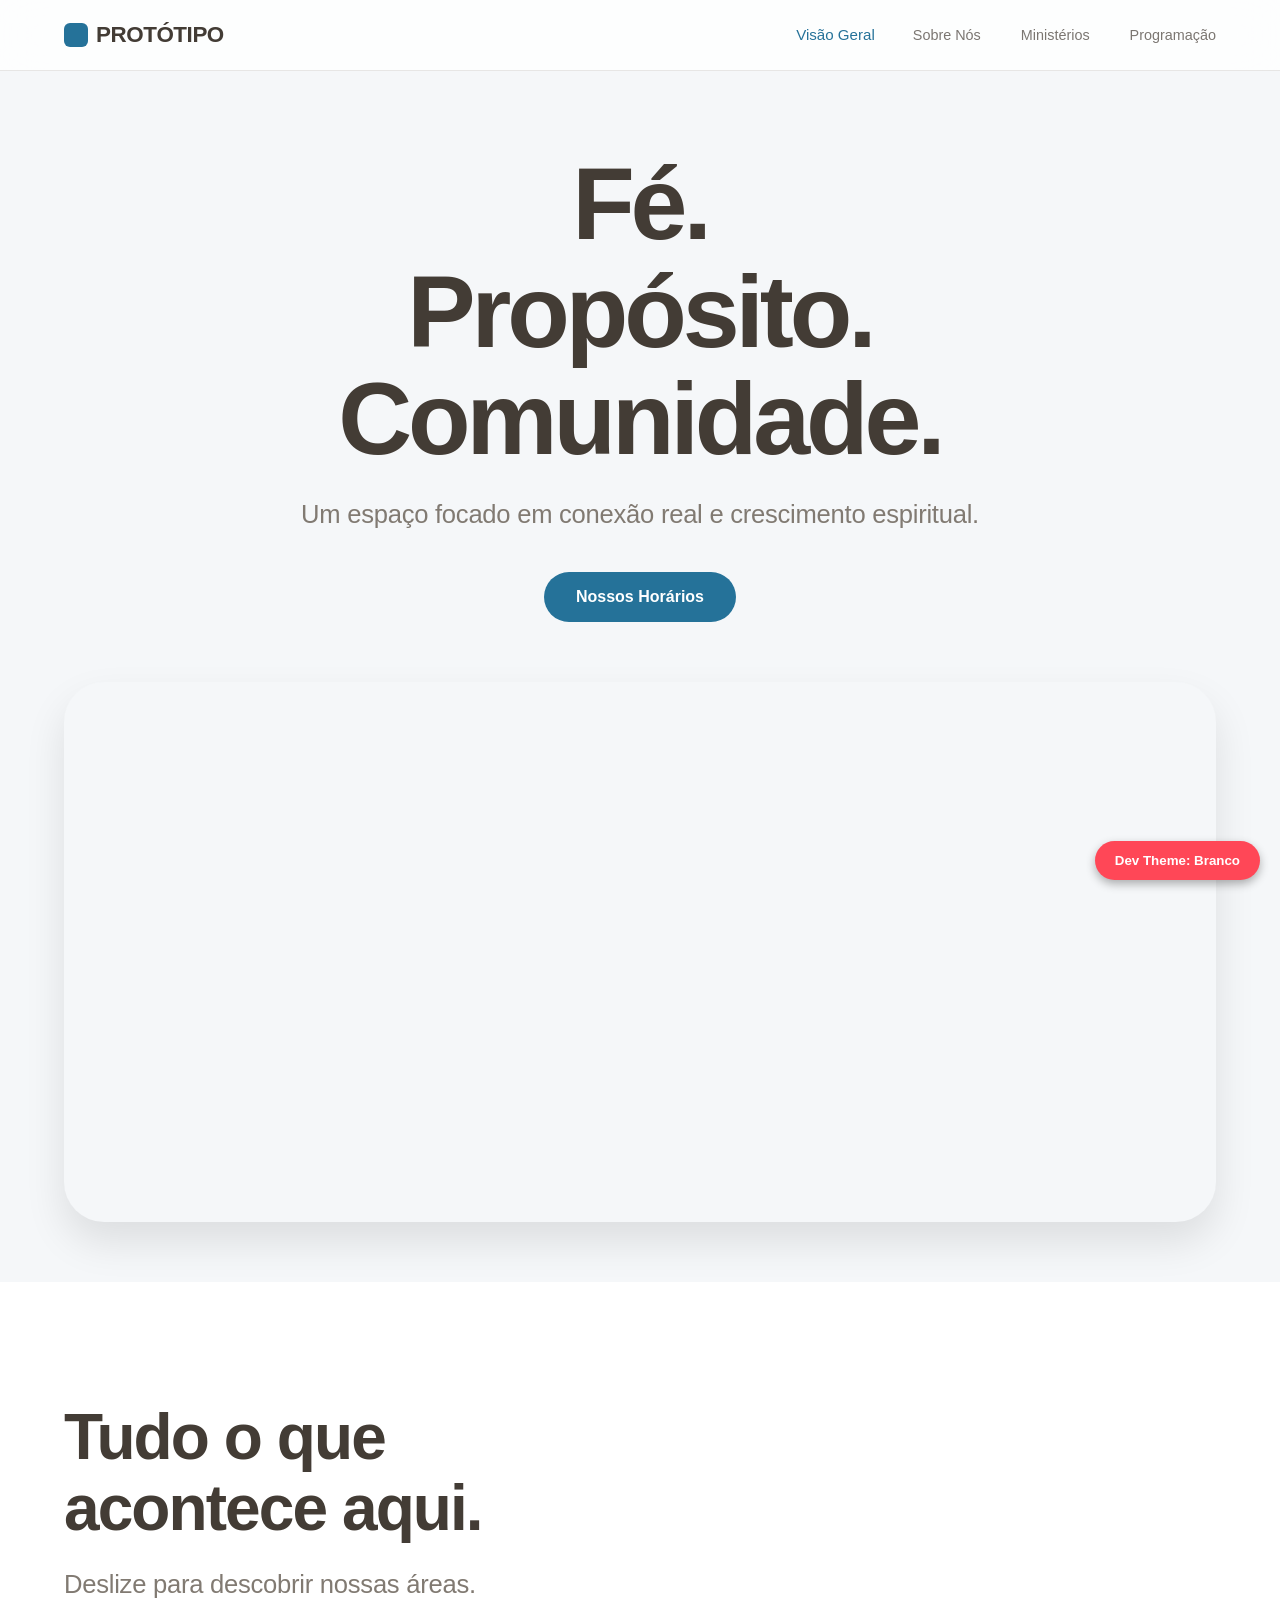
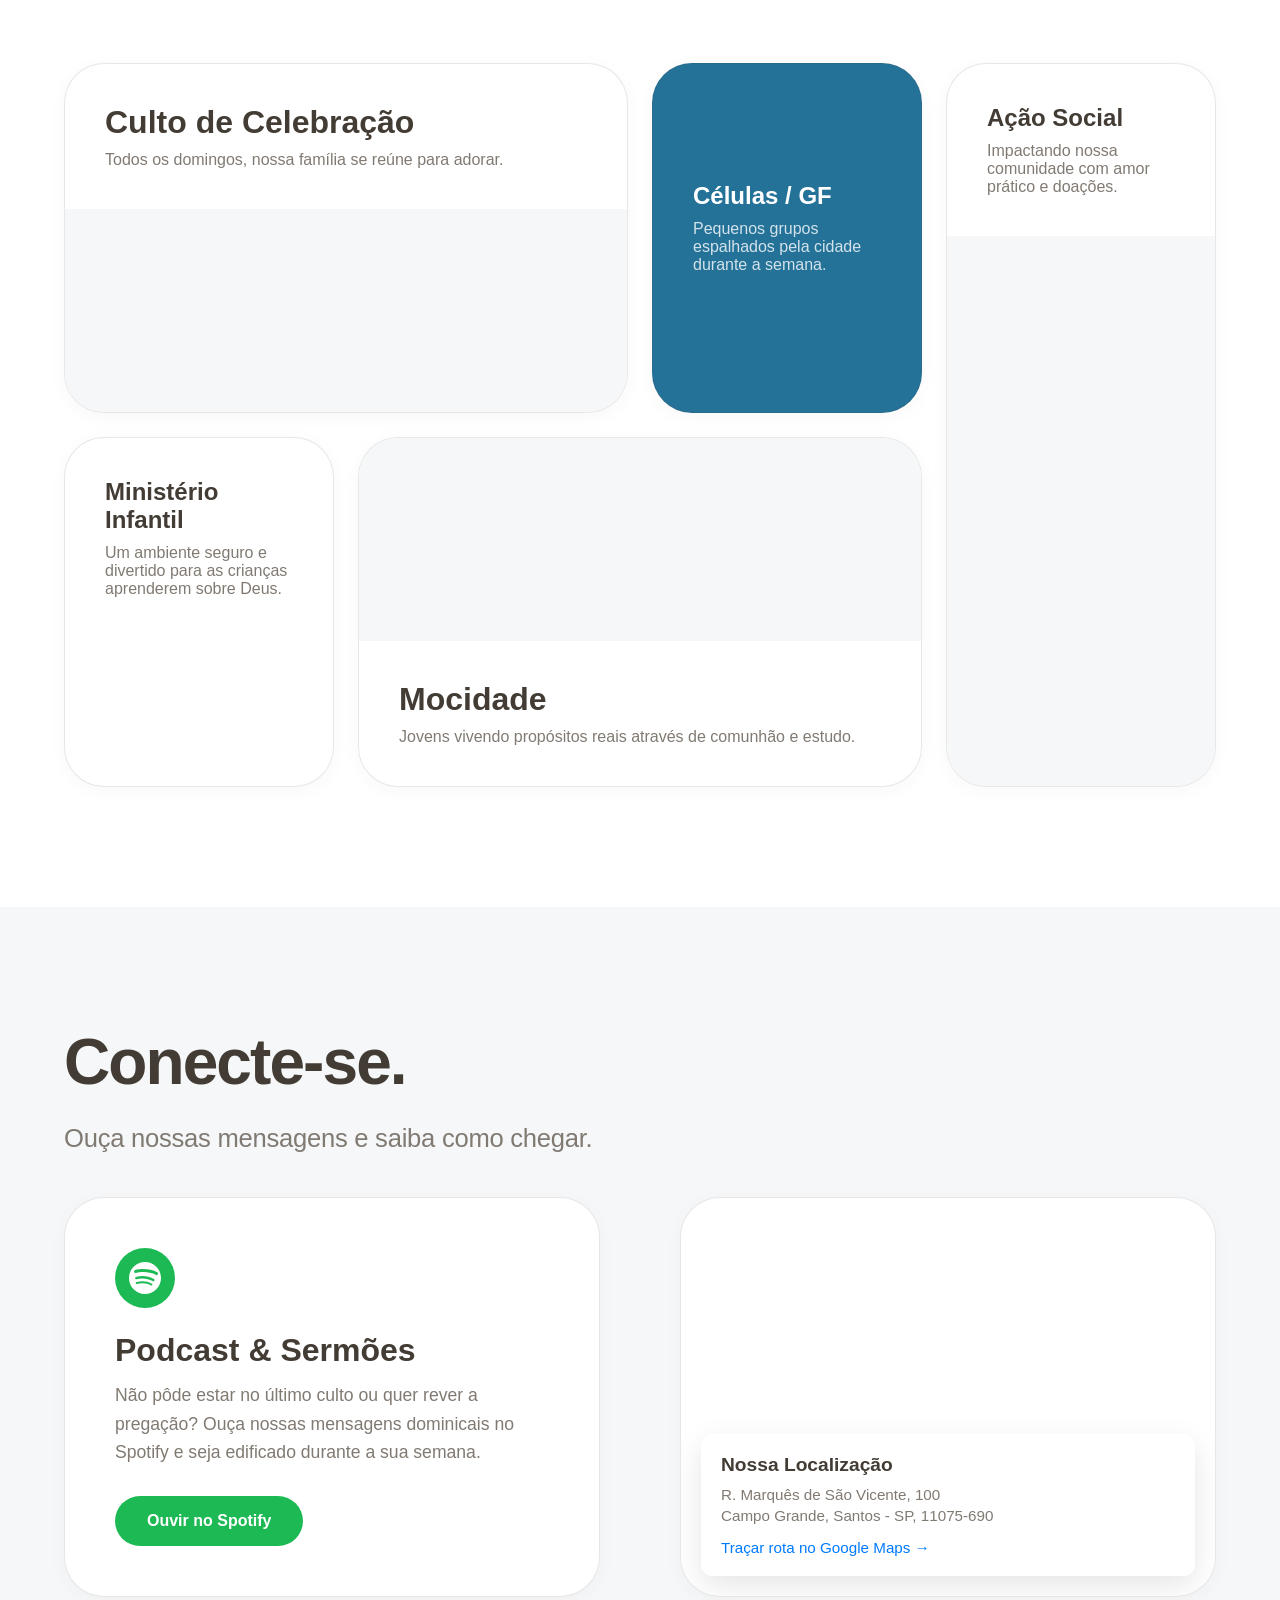
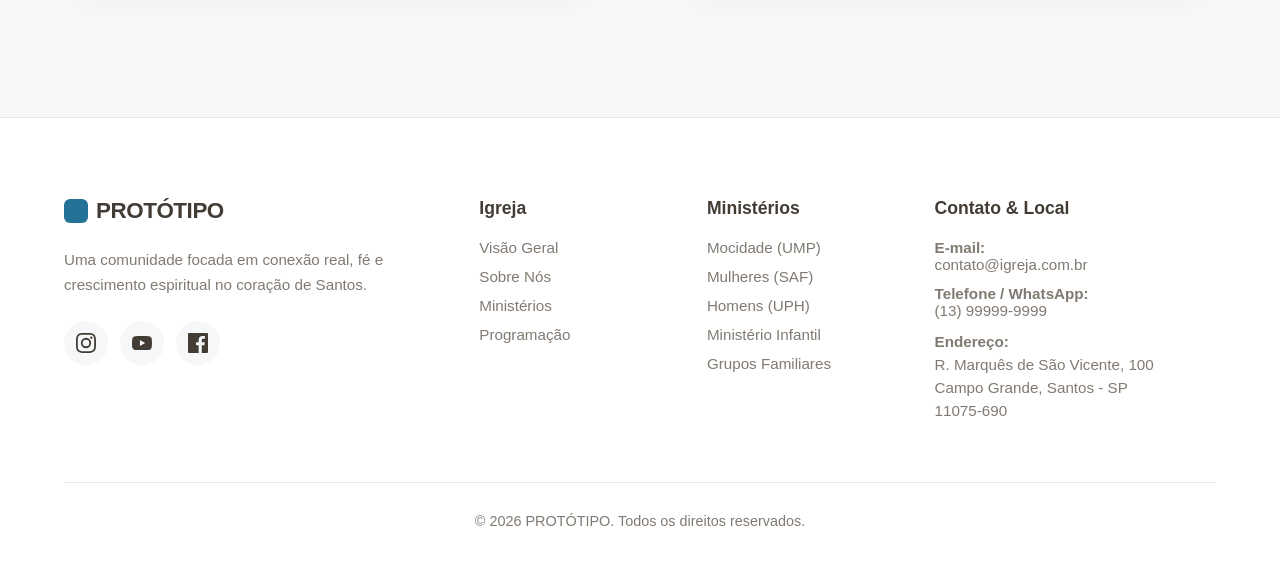
<file: index.html>
<!DOCTYPE html>
<html lang="pt-BR">
<head>
    <meta charset="UTF-8">
    <meta name="viewport" content="width=device-width, initial-scale=1.0">
    <title>Início - PROTÓTIPO</title>
    <link rel="stylesheet" href="style.css">
</head>
<body>

    <header>
        <div class="container nav-container">
            <a href="index.html" class="logo">
                <div class="logo-icon"></div> PROTÓTIPO
            </a>
            <nav class="nav-links">
                <a href="index.html" class="active">Visão Geral</a>
                <a href="sobre.html">Sobre Nós</a>
                <a href="ministerios.html">Ministérios</a>
                <a href="programacao.html">Programação</a>
            </nav>
            <button class="menu-btn">☰</button>
        </div>
    </header>

    <section class="hero-section">
        <div class="hero-text-area reveal-up">
            <h1 class="title-hero">Fé.<br>Propósito.<br>Comunidade.</h1>
            <p class="subtitle" style="margin: 24px 0 40px;">Um espaço focado em conexão real e crescimento espiritual.</p>
            <a href="programacao.html" class="btn btn-dark">Nossos Horários</a>
        </div>
        
        <div class="hero-image-area reveal-scale" style="background-image: url('https://images.unsplash.com/photo-1438232992991-995b7058bbb3?w=1600&q=80');"></div>
    </section>

    <!-- BENTO GRID (Mosaico) -->
    <section class="section-pad" style="background: #fff;">
        <div class="container">
            <div class="reveal-up">
                <h2 class="title-section">Tudo o que<br>acontece aqui.</h2>
                <p class="subtitle">Deslize para descobrir nossas áreas.</p>
            </div>

            <div class="bento-grid">
                <!-- Card 1 -->
                <div class="bento-item span-2 reveal-scale">
                    <div class="bento-content">
                        <h3 style="font-size: 2rem;">Culto de Celebração</h3>
                        <p style="color: var(--text-secondary); margin-top: 10px;">Todos os domingos, nossa família se reúne para adorar.</p>
                    </div>
                    <div class="bento-img" style="background-image: url('https://images.unsplash.com/photo-1510563800743-aed236490d08?w=800&q=80');"></div>
                </div>

                <!-- Card 2 -->
                <div class="bento-item dark reveal-scale">
                    <div class="bento-content">
                        <h3 style="font-size: 1.5rem;">Células / GF</h3>
                        <p class="text-secondary" style="margin: 10px 0 20px;">Pequenos grupos espalhados pela cidade durante a semana.</p>
                    </div>
                </div>

                <!-- Card 3 -->
                <div class="bento-item span-row-2 reveal-scale">
                    <div class="bento-content">
                        <h3 style="font-size: 1.5rem;">Ação Social</h3>
                        <p style="color: var(--text-secondary); margin-top: 10px;">Impactando nossa comunidade com amor prático e doações.</p>
                    </div>
                    <div class="bento-img" style="background-image: url('https://images.unsplash.com/photo-1488521787991-ed7bbaae773c?w=600&q=80');"></div>
                </div>

                <!-- Card 4 -->
                <div class="bento-item reveal-scale">
                    <div class="bento-content">
                        <h3 style="font-size: 1.5rem;">Ministério Infantil</h3>
                        <p style="color: var(--text-secondary); margin-top: 10px;">Um ambiente seguro e divertido para as crianças aprenderem sobre Deus.</p>
                    </div>
                </div>

                <!-- Card 5 -->
                <div class="bento-item span-2 reveal-scale">
                    <div class="bento-img" style="background-image: url('https://images.unsplash.com/photo-1523580494112-071d4581a59c?w=800&q=80');"></div>
                    <div class="bento-content">
                        <h3 style="font-size: 2rem;">Mocidade</h3>
                        <p style="color: var(--text-secondary); margin-top: 10px;">Jovens vivendo propósitos reais através de comunhão e estudo.</p>
                    </div>
                </div>
            </div>
        </div>
    </section>

    <!-- SPOTIFY E LOCALIZAÇÃO (NOVO) -->
    <section class="section-pad">
        <div class="container">
            <div class="reveal-up">
                <h2 class="title-section">Conecte-se.</h2>
                <p class="subtitle">Ouça nossas mensagens e saiba como chegar.</p>
            </div>

            <div class="content-grid" style="margin-top: 40px; align-items: stretch;">
                
                <!-- Card Spotify -->
                <div class="bento-item reveal-scale" style="background: var(--bg-card); padding: 50px; display: flex; flex-direction: column; justify-content: center;">
                    <div style="width: 60px; height: 60px; background: #1DB954; border-radius: 50%; display: flex; align-items: center; justify-content: center; margin-bottom: 24px;">
                        <svg width="32" height="32" fill="white" viewBox="0 0 24 24"><path d="M12 0C5.4 0 0 5.4 0 12s5.4 12 12 12 12-5.4 12-12S18.66 0 12 0zm5.521 17.34c-.24.359-.66.48-1.021.24-2.82-1.74-6.36-2.101-10.561-1.141-.418.122-.779-.179-.899-.539-.12-.421.18-.78.54-.9 4.56-1.021 8.52-.6 11.64 1.32.42.18.479.659.301 1.02zm1.44-3.3c-.301.42-.841.6-1.262.3-3.239-1.98-8.159-2.58-11.939-1.38-.479.12-1.02-.12-1.14-.6-.12-.48.12-1.021.6-1.141C9.6 9.9 15 10.561 18.72 12.84c.361.181.54.84.241 1.2zM20.16 9.6C15.84 7.08 9.12 6.96 5.28 8.16c-.6.18-1.2-.18-1.38-.72-.18-.6.18-1.2.72-1.38 4.32-1.32 11.76-1.2 16.56 1.68.54.36.72 1.02.36 1.56-.36.6-1.02.72-1.56.36z"/></svg>
                    </div>
                    <h3 style="font-size: 2rem; margin-bottom: 12px;">Podcast & Sermões</h3>
                    <p style="color: var(--text-secondary); margin-bottom: 30px; line-height: 1.6; font-size: 1.1rem;">
                        Não pôde estar no último culto ou quer rever a pregação? Ouça nossas mensagens dominicais no Spotify e seja edificado durante a sua semana.
                    </p>
                    <a href="#" class="btn btn-dark" style="background: #1DB954; color: #fff; width: max-content;">Ouvir no Spotify</a>
                </div>

                <!-- Card Mapa do Google -->
                <div class="bento-item reveal-scale" style="padding: 0; min-height: 400px; position: relative;">
                    <!-- iFrame do Google Maps apontando pro endereço fornecido -->
                    <iframe src="https://maps.google.com/maps?q=R.%20Marqu%C3%AAs%20de%20S%C3%A3o%20Vicente,%20100%20-%20Campo%20Grande,%20Santos%20-%20SP,%2011075-690&t=m&z=16&output=embed&iwloc=near" width="100%" height="100%" style="border:0; position: absolute; top:0; left:0;" allowfullscreen="" loading="lazy" referrerpolicy="no-referrer-when-downgrade"></iframe>
                    
                    <!-- Box flutuante Glassmorphism sobre o mapa -->
                    <div style="position: absolute; bottom: 20px; left: 20px; right: 20px; background: rgba(255,255,255,0.9); backdrop-filter: blur(20px); -webkit-backdrop-filter: blur(20px); padding: 20px; border-radius: var(--radius-sm); box-shadow: 0 10px 30px rgba(0,0,0,0.1); display: flex; flex-direction: column; gap: 8px;">
                        <h4 style="font-size: 1.2rem;">Nossa Localização</h4>
                        <p style="font-size: 0.95rem; color: var(--text-secondary); line-height: 1.4;">
                            R. Marquês de São Vicente, 100<br>Campo Grande, Santos - SP, 11075-690
                        </p>
                        <a href="https://maps.google.com/?q=R.+Marquês+de+São+Vicente,+100+-+Campo+Grande,+Santos+-+SP,+11075-690" target="_blank" style="color: #007aff; font-weight: 500; font-size: 0.95rem; margin-top: 5px;">Traçar rota no Google Maps &rarr;</a>
                    </div>
                </div>

            </div>
        </div>
    </section>

    <!-- FOOTER COMPLETO (Novo) -->
    <footer>
        <div class="container reveal-up">
            <div class="footer-grid">
                
                <!-- Coluna 1: Marca e Redes -->
                <div class="footer-brand">
                    <a href="index.html" class="logo" style="margin-bottom: 24px; display: inline-flex;">
                        <div class="logo-box"></div> PROTÓTIPO
                    </a>
                    <p style="color: var(--text-secondary); margin-bottom: 24px; line-height: 1.6; font-size: 0.95rem;">
                        Uma comunidade focada em conexão real, fé e crescimento espiritual no coração de Santos.
                    </p>
                    <div class="social-links">
                        <a href="#" aria-label="Instagram">
                            <svg viewBox="0 0 24 24"><path d="M12 2.163c3.204 0 3.584.012 4.85.07 3.252.148 4.771 1.691 4.919 4.919.058 1.265.069 1.645.069 4.849 0 3.205-.012 3.584-.069 4.849-.149 3.225-1.664 4.771-4.919 4.919-1.266.058-1.644.07-4.85.07-3.204 0-3.584-.012-4.849-.07-3.26-.149-4.771-1.699-4.919-4.92-.058-1.265-.07-1.644-.07-4.849 0-3.204.013-3.583.07-4.849.149-3.227 1.664-4.771 4.919-4.919 1.266-.057 1.645-.069 4.849-.069zM12 0C8.741 0 8.333.014 7.053.072 2.695.272.273 2.69.073 7.052.014 8.333 0 8.741 0 12c0 3.259.014 3.668.072 4.948.2 4.358 2.618 6.78 6.98 6.98C8.333 23.986 8.741 24 12 24c3.259 0 3.668-.014 4.948-.072 4.354-.2 6.782-2.618 6.979-6.98.059-1.28.073-1.689.073-4.948 0-3.259-.014-3.667-.072-4.947-.196-4.354-2.617-6.78-6.979-6.98C15.668.014 15.259 0 12 0zm0 5.838a6.162 6.162 0 100 12.324 6.162 6.162 0 000-12.324zM12 16a4 4 0 110-8 4 4 0 010 8zm6.406-11.845a1.44 1.44 0 100 2.881 1.44 1.44 0 000-2.881z"/></svg>
                        </a>
                        <a href="#" aria-label="YouTube">
                            <svg viewBox="0 0 24 24"><path d="M23.498 6.186a3.016 3.016 0 0 0-2.122-2.136C19.505 3.5 12 3.5 12 3.5s-7.505 0-9.377.55a3.016 3.016 0 0 0-2.122 2.136C0 8.07 0 12 0 12s0 3.93.502 5.814a3.016 3.016 0 0 0 2.122 2.136c1.871.55 9.376.55 9.376.55s7.505 0 9.377-.55a3.016 3.016 0 0 0 2.122-2.136C24 15.93 24 12 24 12s0-3.93-.502-5.814zM9.545 15.568V8.432L15.818 12l-6.273 3.568z"/></svg>
                        </a>
                        <a href="#" aria-label="Facebook">
                            <svg viewBox="0 0 24 24"><path d="M22.675 0H1.325C.593 0 0 .593 0 1.325v21.351C0 23.407.593 24 1.325 24H12.82v-9.294H9.692v-3.622h3.128V8.413c0-3.1 1.893-4.788 4.659-4.788 1.325 0 2.463.099 2.795.143v3.24l-1.918.001c-1.504 0-1.795.715-1.795 1.763v2.313h3.587l-.467 3.622h-3.12V24h6.116c.73 0 1.323-.593 1.323-1.325V1.325C24 .593 23.407 0 22.675 0z"/></svg>
                        </a>
                    </div>
                </div>

                <!-- Coluna 2 -->
                <div>
                    <h4 style="margin-bottom: 20px; font-size: 1.1rem;">Igreja</h4>
                    <a href="index.html" class="footer-link">Visão Geral</a>
                    <a href="sobre.html" class="footer-link">Sobre Nós</a>
                    <a href="ministerios.html" class="footer-link">Ministérios</a>
                    <a href="programacao.html" class="footer-link">Programação</a>
                </div>

                <!-- Coluna 3 -->
                <div>
                    <h4 style="margin-bottom: 20px; font-size: 1.1rem;">Ministérios</h4>
                    <a href="ministerios.html" class="footer-link">Mocidade (UMP)</a>
                    <a href="ministerios.html" class="footer-link">Mulheres (SAF)</a>
                    <a href="ministerios.html" class="footer-link">Homens (UPH)</a>
                    <a href="ministerios.html" class="footer-link">Ministério Infantil</a>
                    <a href="ministerios.html" class="footer-link">Grupos Familiares</a>
                </div>

                <!-- Coluna 4 -->
                <div>
                    <h4 style="margin-bottom: 20px; font-size: 1.1rem;">Contato & Local</h4>
                    <p style="color: var(--text-secondary); margin-bottom: 12px; font-size: 0.95rem;">
                        <strong>E-mail:</strong><br>
                        contato@igreja.com.br
                    </p>
                    <p style="color: var(--text-secondary); margin-bottom: 12px; font-size: 0.95rem;">
                        <strong>Telefone / WhatsApp:</strong><br>
                        (13) 99999-9999
                    </p>
                    <p style="color: var(--text-secondary); font-size: 0.95rem; line-height: 1.5;">
                        <strong>Endereço:</strong><br>
                        R. Marquês de São Vicente, 100<br>Campo Grande, Santos - SP<br>11075-690
                    </p>
                </div>

            </div>

            <div style="text-align:center; color: var(--text-secondary); font-size: 0.9rem; border-top: 1px solid var(--border-color); padding-top: 30px;">
                &copy; 2026 PROTÓTIPO. Todos os direitos reservados.
            </div>
        </div>
    </footer>

    <!-- ========================================== -->
    <!-- DEV ONLY: BOTÃO DE TESTE DE TEMA (REMOVER ANTES DE PROD) -->
    <!-- ========================================== -->
    <button id="dev-theme-switcher" style="position: fixed; bottom: 20px; right: 20px; z-index: 99999; padding: 12px 20px; background: #ff4757; color: white; border: none; border-radius: 50px; font-weight: bold; cursor: pointer; box-shadow: 0 4px 10px rgba(0,0,0,0.3); font-family: var(--font-stack); transition: 0.3s;">
        Dev Theme: Branco
    </button>
    <!-- ========================================== -->

    <script src="script.js"></script>
</body>
</html>
</file>
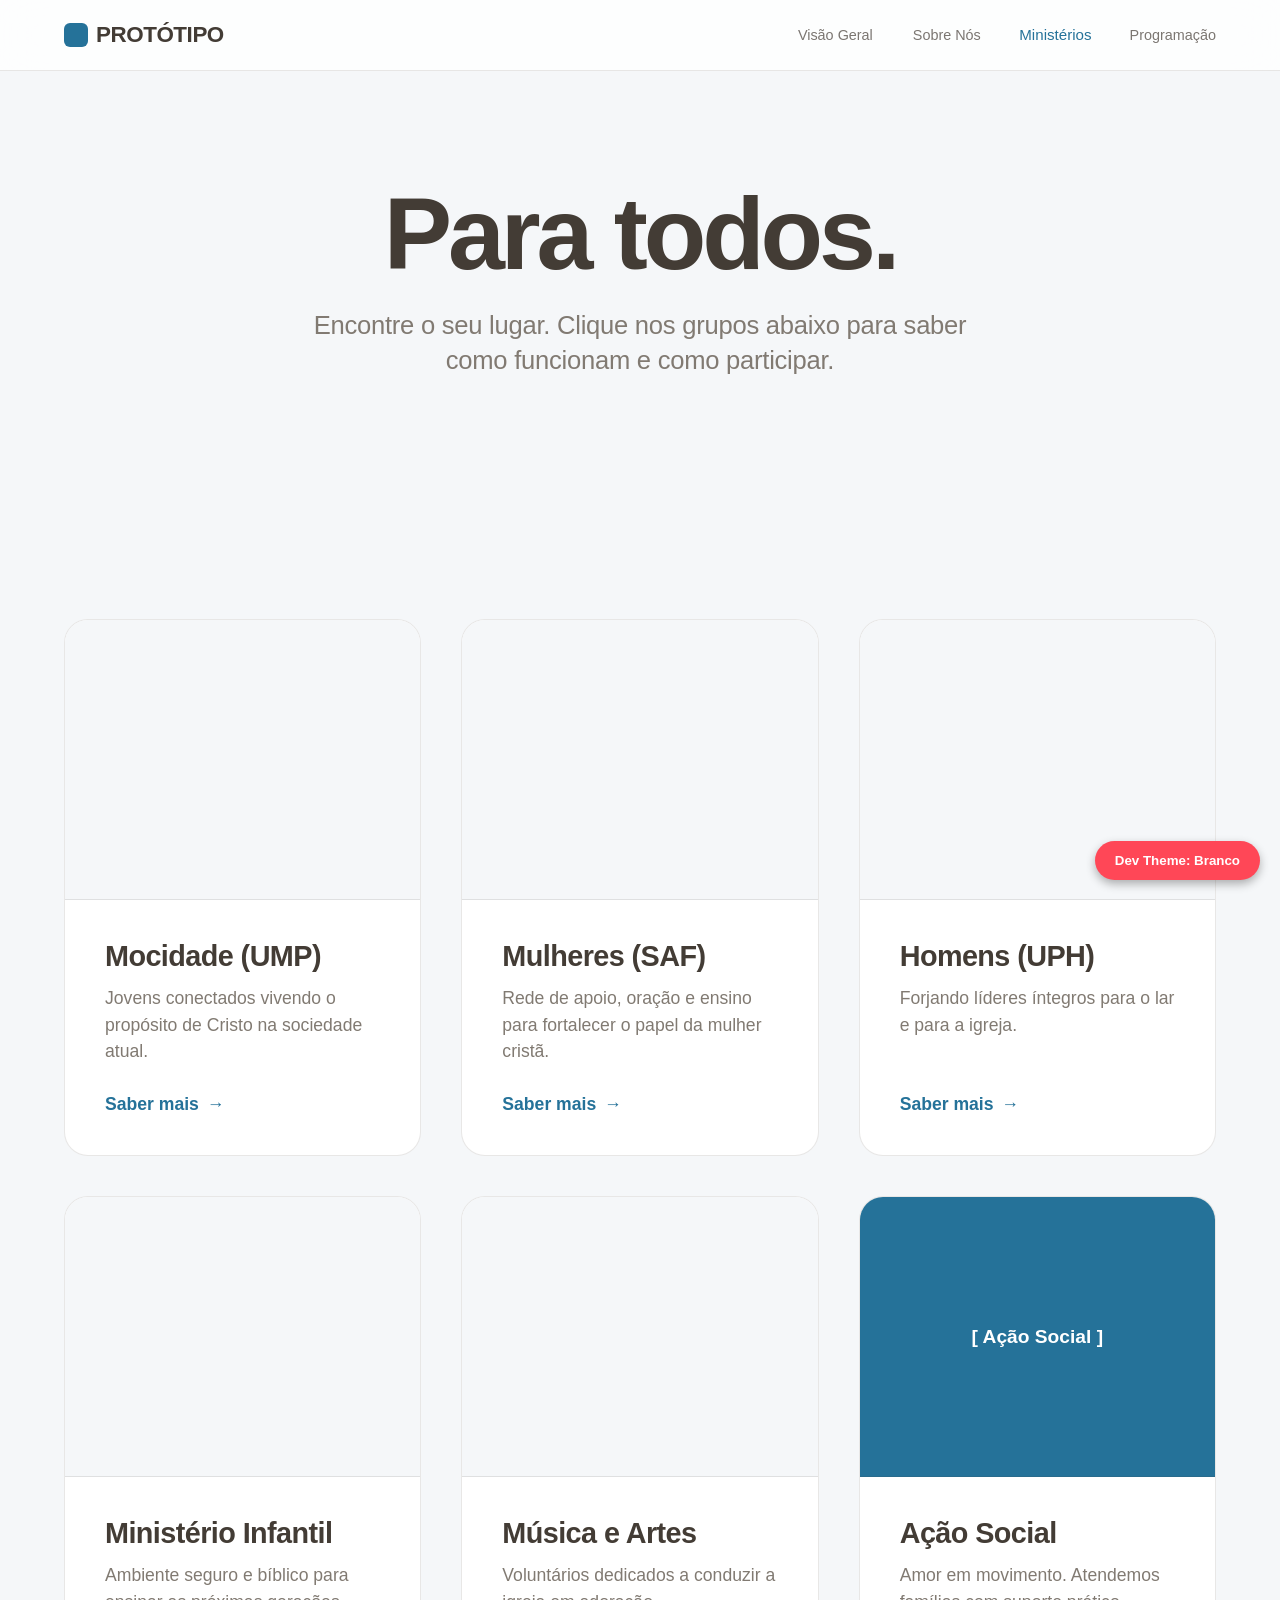
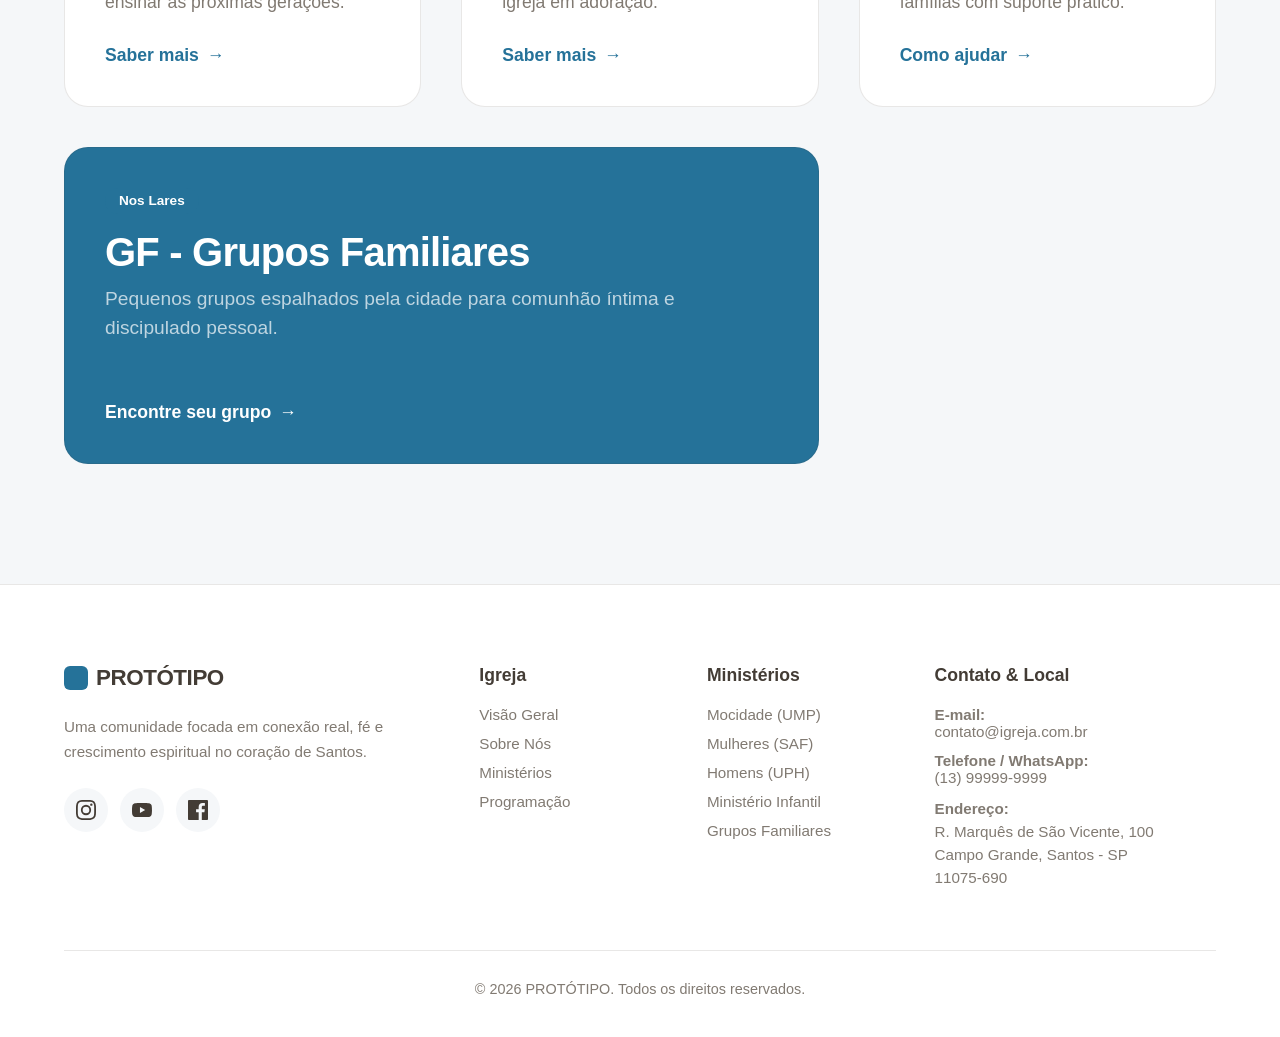
<file: ministerios.html>
<!DOCTYPE html>
<html lang="pt-BR">
<head>
    <meta charset="UTF-8">
    <meta name="viewport" content="width=device-width, initial-scale=1.0">
    <title>Ministérios - PROTÓTIPO</title>
    <link rel="stylesheet" href="style.css">
</head>
<body>

    <header>
        <div class="container nav-container">
            <a href="index.html" class="logo"><div class="logo-box"></div> PROTÓTIPO</a>
            <nav class="nav-links">
                <a href="index.html">Visão Geral</a>
                <a href="sobre.html">Sobre Nós</a>
                <a href="ministerios.html" class="active">Ministérios</a>
                <a href="programacao.html">Programação</a>
            </nav>
            <button class="menu-btn">☰</button>
        </div>
    </header>

    <div class="page-header container reveal-up">
        <h1 class="title-hero">Para todos.</h1>
        <p class="subtitle" style="max-width: 700px; margin: 20px auto 0;">Encontre o seu lugar. Clique nos grupos abaixo para saber como funcionam e como participar.</p>
    </div>

    <section class="section-pad">
        <div class="container">
            <div class="ministry-grid">
                
                <!-- 1. JOVENS -->
                <div class="ministry-card reveal-up" 
                     data-title="Mocidade (UMP)" 
                     data-text="A União de Mocidade Presbiteriana se reúne para estudar a palavra com uma linguagem atual, promover retiros e ações evangelísticas. <br><br><strong>Para quem:</strong> Jovens solteiros a partir dos 18 anos.<br><strong>Encontros:</strong> Sábados às 19h30.">
                    <div class="ministry-img" style="background-image: url('https://images.unsplash.com/photo-1523580494112-071d4581a59c?w=500&q=80'); background-size: cover; color: transparent;">Logo</div>
                    <div class="ministry-info">
                        <h3>Mocidade (UMP)</h3>
                        <p>Jovens conectados vivendo o propósito de Cristo na sociedade atual.</p>
                        <span class="btn-link">Saber mais <span>&rarr;</span></span>
                    </div>
                </div>

                <!-- 2. MULHERES -->
                <div class="ministry-card reveal-up" style="transition-delay: 0.1s;"
                     data-title="Mulheres (SAF)" 
                     data-text="A Sociedade Auxiliadora Feminina foca no apoio mútuo, oração, palestras edificantes e visitas a membros enfermos. Mulheres fortes e dedicadas à igreja.<br><br><strong>Encontros:</strong> Quintas-feiras às 15h.">
                    <div class="ministry-img" style="background-image: url('https://images.unsplash.com/photo-1543269664-56d5f7f98d41?w=500&q=80'); background-size: cover; color: transparent;">Logo</div>
                    <div class="ministry-info">
                        <h3>Mulheres (SAF)</h3>
                        <p>Rede de apoio, oração e ensino para fortalecer o papel da mulher cristã.</p>
                        <span class="btn-link">Saber mais <span>&rarr;</span></span>
                    </div>
                </div>

                <!-- 3. HOMENS -->
                <div class="ministry-card reveal-up" style="transition-delay: 0.2s;"
                     data-title="Homens (UPH)" 
                     data-text="A União Presbiteriana de Homens trabalha o discipulado masculino, focando em liderança no lar, estudo da palavra e serviço prático na manutenção da igreja.<br><br><strong>Encontros:</strong> Sábados às 08h (Café com Estudo).">
                    <div class="ministry-img" style="background-image: url('https://images.unsplash.com/photo-1517486808906-6ca8b3f04846?w=500&q=80'); background-size: cover; color: transparent;">Logo</div>
                    <div class="ministry-info">
                        <h3>Homens (UPH)</h3>
                        <p>Forjando líderes íntegros para o lar e para a igreja.</p>
                        <span class="btn-link">Saber mais <span>&rarr;</span></span>
                    </div>
                </div>

                <!-- 4. CRIANÇAS -->
                <div class="ministry-card reveal-up"
                     data-title="Ministério Infantil" 
                     data-text="Um espaço adaptado, com voluntários treinados, onde as crianças aprendem os fundamentos da fé cristã de forma lúdica enquanto os pais participam do culto principal.<br><br><strong>Faixa etária:</strong> 0 a 11 anos.">
                    <div class="ministry-img" style="background-image: url('https://images.unsplash.com/photo-1502086223501-7ea6ecd79368?w=500&q=80'); background-size: cover; color: transparent;">Logo</div>
                    <div class="ministry-info">
                        <h3>Ministério Infantil</h3>
                        <p>Ambiente seguro e bíblico para ensinar as próximas gerações.</p>
                        <span class="btn-link">Saber mais <span>&rarr;</span></span>
                    </div>
                </div>

                <!-- 5. MÚSICA -->
                <div class="ministry-card reveal-up" style="transition-delay: 0.1s;"
                     data-title="Música e Artes" 
                     data-text="Equipe responsável pela condução do louvor congregacional, coral e projeção multimídia. Se você toca algum instrumento ou canta, fale com a liderança para fazer uma audição!">
                    <div class="ministry-img" style="background-image: url('https://images.unsplash.com/photo-1511671782779-c97d3d27a1d4?w=500&q=80'); background-size: cover; color: transparent;">Logo</div>
                    <div class="ministry-info">
                        <h3>Música e Artes</h3>
                        <p>Voluntários dedicados a conduzir a igreja em adoração.</p>
                        <span class="btn-link">Saber mais <span>&rarr;</span></span>
                    </div>
                </div>

                <!-- 6. AÇÃO SOCIAL -->
                <div class="ministry-card reveal-up" style="transition-delay: 0.2s;"
                     data-title="Ação Social" 
                     data-text="Nosso ministério de diaconia atende famílias carentes da igreja e da comunidade ao redor com cestas básicas, roupas e acompanhamento social.">
                    <div class="ministry-img" style="background-color: var(--primary-color); color: #fff;">[ Ação Social ]</div>
                    <div class="ministry-info">
                        <h3>Ação Social</h3>
                        <p>Amor em movimento. Atendemos famílias com suporte prático.</p>
                        <span class="btn-link">Como ajudar <span>&rarr;</span></span>
                    </div>
                </div>

                <!-- 7. GRUPOS FAMILIARES (DESTAQUE GRANDE) -->
                <div class="ministry-card reveal-up span-2" style="background: var(--primary-color); color: #fff;"
                     data-title="Grupos Familiares (GF)" 
                     data-text="A igreja que se reúne nas casas. Entendemos que o culto de domingo é essencial, mas é nos Grupos Familiares que a verdadeira comunhão e o cuidado mútuo acontecem.<br><br><strong>Como funciona:</strong> Nos reunimos em diferentes bairros durante a semana. Oramos, estudamos a Bíblia de forma descontraída e lanchamos juntos.<br><br>Temos grupos em toda a cidade. Encontre o mais próximo de você!">
                    <div class="ministry-info" style="padding: 40px;">
                        <span class="badge" style="background: #fff; color: var(--text-primary);">Nos Lares</span>
                        <h3 style="font-size: 2.5rem; margin-bottom: 10px;">GF - Grupos Familiares</h3>
                        <p style="color: rgba(255,255,255,0.7); font-size: 1.2rem; max-width: 600px;">
                            Pequenos grupos espalhados pela cidade para comunhão íntima e discipulado pessoal.
                        </p>
                        <span class="btn-link" style="color: #fff; margin-top: 30px;">Encontre seu grupo <span>&rarr;</span></span>
                    </div>
                </div>

            </div>
        </div>
    </section>

    <!-- O MODAL ESCONDIDO -->
    <div class="modal-overlay" id="ministry-modal">
        <div class="modal-box">
            <button class="modal-close">✕</button>
            <div class="modal-content-area">
                <h3 id="modal-title" style="color: var(--text-primary);">Título do Grupo</h3>
                <p id="modal-text">Explicação detalhada vai aparecer aqui...</p>
                <button class="btn btn-dark" style="margin-top: 20px; width: 100%;" onclick="alert('Isso levará pro WhatsApp da Igreja/Líder!')">Falar com o Líder</button>
            </div>
        </div>
    </div>

    <!-- RODAPÉ -->
    <footer>
        <div class="container reveal-up">
            <div class="footer-grid">
                
                <!-- Coluna 1: Marca e Redes -->
                <div class="footer-brand">
                    <a href="index.html" class="logo" style="margin-bottom: 24px; display: inline-flex;">
                        <div class="logo-box"></div> PROTÓTIPO
                    </a>
                    <p style="color: var(--text-secondary); margin-bottom: 24px; line-height: 1.6; font-size: 0.95rem;">
                        Uma comunidade focada em conexão real, fé e crescimento espiritual no coração de Santos.
                    </p>
                    <div class="social-links">
                        <a href="#" aria-label="Instagram">
                            <svg viewBox="0 0 24 24"><path d="M12 2.163c3.204 0 3.584.012 4.85.07 3.252.148 4.771 1.691 4.919 4.919.058 1.265.069 1.645.069 4.849 0 3.205-.012 3.584-.069 4.849-.149 3.225-1.664 4.771-4.919 4.919-1.266.058-1.644.07-4.85.07-3.204 0-3.584-.012-4.849-.07-3.26-.149-4.771-1.699-4.919-4.92-.058-1.265-.07-1.644-.07-4.849 0-3.204.013-3.583.07-4.849.149-3.227 1.664-4.771 4.919-4.919 1.266-.057 1.645-.069 4.849-.069zM12 0C8.741 0 8.333.014 7.053.072 2.695.272.273 2.69.073 7.052.014 8.333 0 8.741 0 12c0 3.259.014 3.668.072 4.948.2 4.358 2.618 6.78 6.98 6.98C8.333 23.986 8.741 24 12 24c3.259 0 3.668-.014 4.948-.072 4.354-.2 6.782-2.618 6.979-6.98.059-1.28.073-1.689.073-4.948 0-3.259-.014-3.667-.072-4.947-.196-4.354-2.617-6.78-6.979-6.98C15.668.014 15.259 0 12 0zm0 5.838a6.162 6.162 0 100 12.324 6.162 6.162 0 000-12.324zM12 16a4 4 0 110-8 4 4 0 010 8zm6.406-11.845a1.44 1.44 0 100 2.881 1.44 1.44 0 000-2.881z"/></svg>
                        </a>
                        <a href="#" aria-label="YouTube">
                            <svg viewBox="0 0 24 24"><path d="M23.498 6.186a3.016 3.016 0 0 0-2.122-2.136C19.505 3.5 12 3.5 12 3.5s-7.505 0-9.377.55a3.016 3.016 0 0 0-2.122 2.136C0 8.07 0 12 0 12s0 3.93.502 5.814a3.016 3.016 0 0 0 2.122 2.136c1.871.55 9.376.55 9.376.55s7.505 0 9.377-.55a3.016 3.016 0 0 0 2.122-2.136C24 15.93 24 12 24 12s0-3.93-.502-5.814zM9.545 15.568V8.432L15.818 12l-6.273 3.568z"/></svg>
                        </a>
                        <a href="#" aria-label="Facebook">
                            <svg viewBox="0 0 24 24"><path d="M22.675 0H1.325C.593 0 0 .593 0 1.325v21.351C0 23.407.593 24 1.325 24H12.82v-9.294H9.692v-3.622h3.128V8.413c0-3.1 1.893-4.788 4.659-4.788 1.325 0 2.463.099 2.795.143v3.24l-1.918.001c-1.504 0-1.795.715-1.795 1.763v2.313h3.587l-.467 3.622h-3.12V24h6.116c.73 0 1.323-.593 1.323-1.325V1.325C24 .593 23.407 0 22.675 0z"/></svg>
                        </a>
                    </div>
                </div>

                <!-- Coluna 2 -->
                <div>
                    <h4 style="margin-bottom: 20px; font-size: 1.1rem;">Igreja</h4>
                    <a href="index.html" class="footer-link">Visão Geral</a>
                    <a href="sobre.html" class="footer-link">Sobre Nós</a>
                    <a href="ministerios.html" class="footer-link">Ministérios</a>
                    <a href="programacao.html" class="footer-link">Programação</a>
                </div>

                <!-- Coluna 3 -->
                <div>
                    <h4 style="margin-bottom: 20px; font-size: 1.1rem;">Ministérios</h4>
                    <a href="ministerios.html" class="footer-link">Mocidade (UMP)</a>
                    <a href="ministerios.html" class="footer-link">Mulheres (SAF)</a>
                    <a href="ministerios.html" class="footer-link">Homens (UPH)</a>
                    <a href="ministerios.html" class="footer-link">Ministério Infantil</a>
                    <a href="ministerios.html" class="footer-link">Grupos Familiares</a>
                </div>

                <!-- Coluna 4 -->
                <div>
                    <h4 style="margin-bottom: 20px; font-size: 1.1rem;">Contato & Local</h4>
                    <p style="color: var(--text-secondary); margin-bottom: 12px; font-size: 0.95rem;">
                        <strong>E-mail:</strong><br>
                        contato@igreja.com.br
                    </p>
                    <p style="color: var(--text-secondary); margin-bottom: 12px; font-size: 0.95rem;">
                        <strong>Telefone / WhatsApp:</strong><br>
                        (13) 99999-9999
                    </p>
                    <p style="color: var(--text-secondary); font-size: 0.95rem; line-height: 1.5;">
                        <strong>Endereço:</strong><br>
                        R. Marquês de São Vicente, 100<br>Campo Grande, Santos - SP<br>11075-690
                    </p>
                </div>

            </div>

            <div style="text-align:center; color: var(--text-secondary); font-size: 0.9rem; border-top: 1px solid var(--border-color); padding-top: 30px;">
                &copy; 2026 PROTÓTIPO. Todos os direitos reservados.
            </div>
        </div>
    </footer>

    <!-- ========================================== -->
    <!-- DEV ONLY: BOTÃO DE TESTE DE TEMA (REMOVER ANTES DE PROD) -->
    <!-- ========================================== -->
    <button id="dev-theme-switcher" style="position: fixed; bottom: 20px; right: 20px; z-index: 99999; padding: 12px 20px; background: #ff4757; color: white; border: none; border-radius: 50px; font-weight: bold; cursor: pointer; box-shadow: 0 4px 10px rgba(0,0,0,0.3); font-family: var(--font-stack); transition: 0.3s;">
        Dev Theme: Branco
    </button>
    <!-- ========================================== -->

    <script src="script.js"></script>
</body>
</html>
</file>
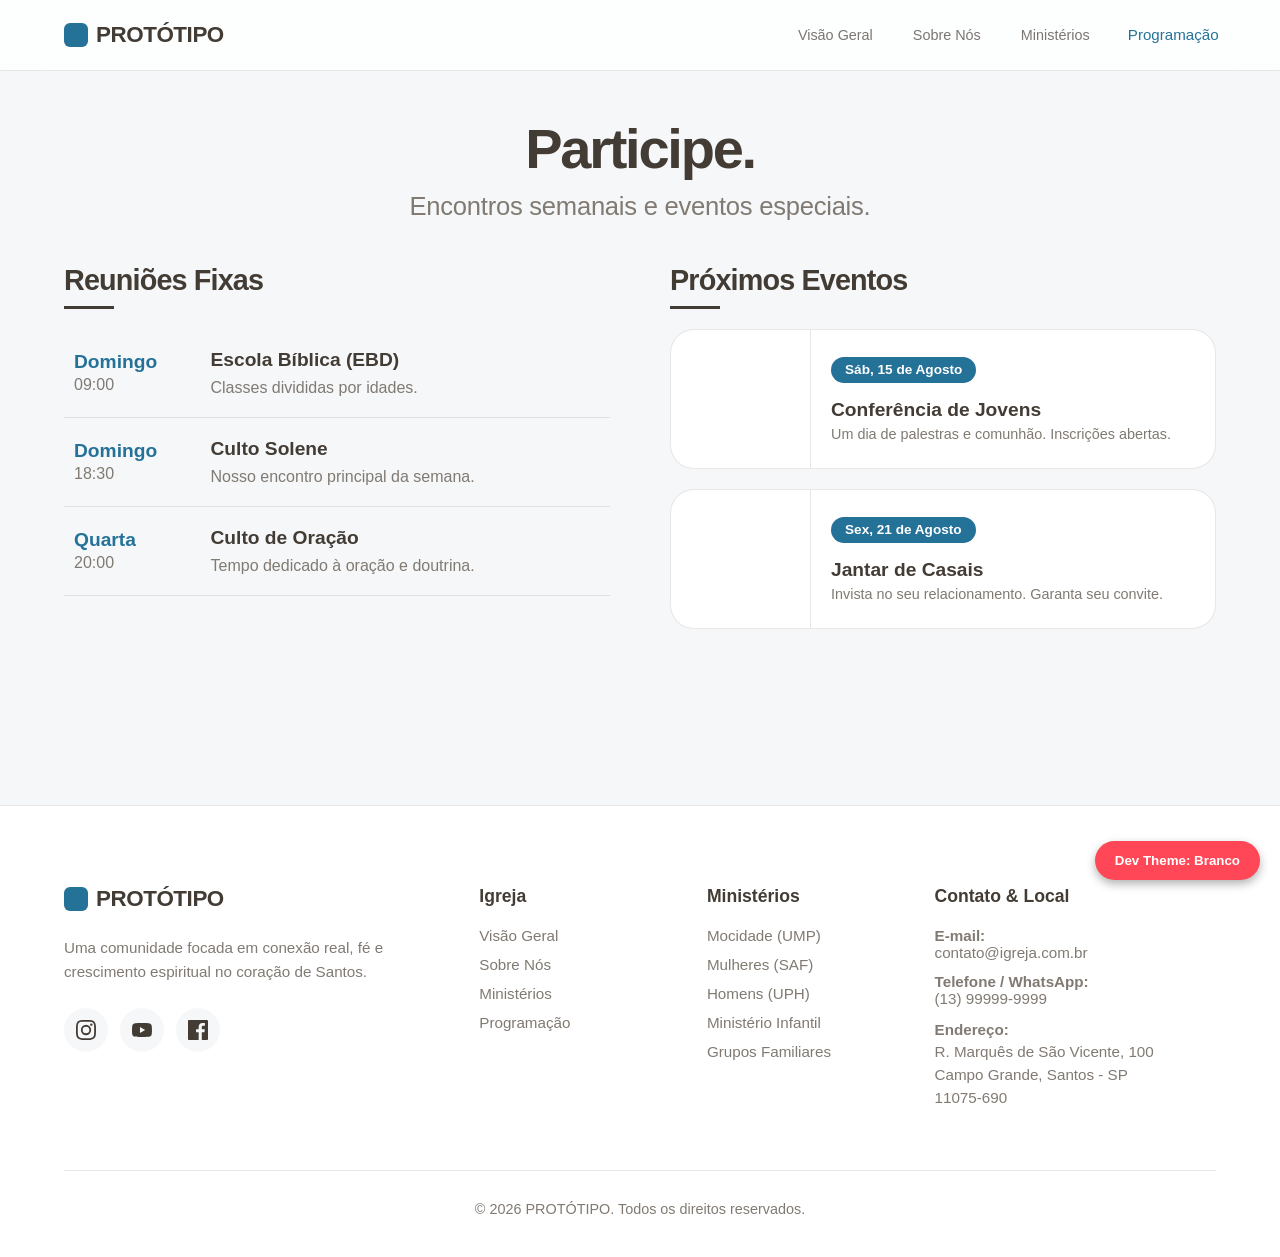
<file: programacao.html>
<!DOCTYPE html>
<html lang="pt-BR">
<head>
    <meta charset="UTF-8">
    <meta name="viewport" content="width=device-width, initial-scale=1.0">
    <title>Programação - PROTÓTIPO</title>
    <link rel="stylesheet" href="style.css">
</head>
<body>

    <header>
        <div class="container nav-container">
            <a href="index.html" class="logo"><div class="logo-box"></div> PROTÓTIPO</a>
            <nav class="nav-links">
                <a href="index.html">Visão Geral</a>
                <a href="sobre.html">Sobre Nós</a>
                <a href="ministerios.html">Ministérios</a>
                <a href="programacao.html" class="active">Programação</a>
            </nav>
            <button class="menu-btn">☰</button>
        </div>
    </header>

    <div class="page-header container reveal-up" style="padding: 120px 0 40px; text-align: center;">
        <h1 class="title-hero" style="font-size: 3.5rem;">Participe.</h1>
        <p class="subtitle" style="margin-top: 10px;">Encontros semanais e eventos especiais.</p>
    </div>

    <section class="section-pad" style="padding-top: 0; min-height: 60vh;">
        <div class="container">
            <div class="split-layout">
                
                <!-- COLUNA 1: REUNIÕES FIXAS -->
                <div class="reveal-up">
                    <h2 class="title-section" style="font-size: 1.8rem; margin-bottom: 10px;">Reuniões Fixas</h2>
                    <div style="width: 50px; height: 3px; background: var(--text-primary); margin-bottom: 20px;"></div>
                    
                    <table class="schedule-table compact-table">
                        <tr>
                            <td class="day-cell">Domingo<br><span style="font-size: 1rem; color: var(--text-secondary); font-weight: 500;">09:00</span></td>
                            <td class="event-cell">
                                <h4>Escola Bíblica (EBD)</h4>
                                <p>Classes divididas por idades.</p>
                            </td>
                        </tr>
                        <tr>
                            <td class="day-cell">Domingo<br><span style="font-size: 1rem; color: var(--text-secondary); font-weight: 500;">18:30</span></td>
                            <td class="event-cell">
                                <h4>Culto Solene</h4>
                                <p>Nosso encontro principal da semana.</p>
                            </td>
                        </tr>
                        <tr>
                            <td class="day-cell">Quarta<br><span style="font-size: 1rem; color: var(--text-secondary); font-weight: 500;">20:00</span></td>
                            <td class="event-cell">
                                <h4>Culto de Oração</h4>
                                <p>Tempo dedicado à oração e doutrina.</p>
                            </td>
                        </tr>
                    </table>
                </div>

                <!-- COLUNA 2: EVENTOS ESPECIAIS (CARDS COMPACTOS) -->
                <div class="reveal-up" style="transition-delay: 0.1s;">
                    <h2 class="title-section" style="font-size: 1.8rem; margin-bottom: 10px;">Próximos Eventos</h2>
                    <div style="width: 50px; height: 3px; background: var(--text-primary); margin-bottom: 20px;"></div>
                    
                    <div class="compact-grid">
                        
                        <!-- Card Evento 1 -->
                        <div class="agenda-card compact">
                            <div class="agenda-banner" style="background-image: url('https://images.unsplash.com/photo-1544427920-c49ccf18c212?w=300&q=80');"></div>
                            <div class="agenda-info">
                                <span class="badge">Sáb, 15 de Agosto</span>
                                <h3>Conferência de Jovens</h3>
                                <p>Um dia de palestras e comunhão. Inscrições abertas.</p>
                            </div>
                        </div>

                        <!-- Card Evento 2 -->
                        <div class="agenda-card compact">
                            <div class="agenda-banner" style="background-image: url('https://images.unsplash.com/photo-1511795409834-ef04bbd61622?w=300&q=80');"></div>
                            <div class="agenda-info">
                                <span class="badge">Sex, 21 de Agosto</span>
                                <h3>Jantar de Casais</h3>
                                <p>Invista no seu relacionamento. Garanta seu convite.</p>
                            </div>
                        </div>

                    </div>
                </div>

            </div>
        </div>
    </section>

    <!-- RODAPÉ -->
    <footer>
        <div class="container reveal-up">
            <div class="footer-grid">
                
                <!-- Coluna 1: Marca e Redes -->
                <div class="footer-brand">
                    <a href="index.html" class="logo" style="margin-bottom: 24px; display: inline-flex;">
                        <div class="logo-box"></div> PROTÓTIPO
                    </a>
                    <p style="color: var(--text-secondary); margin-bottom: 24px; line-height: 1.6; font-size: 0.95rem;">
                        Uma comunidade focada em conexão real, fé e crescimento espiritual no coração de Santos.
                    </p>
                    <div class="social-links">
                        <a href="#" aria-label="Instagram">
                            <svg viewBox="0 0 24 24"><path d="M12 2.163c3.204 0 3.584.012 4.85.07 3.252.148 4.771 1.691 4.919 4.919.058 1.265.069 1.645.069 4.849 0 3.205-.012 3.584-.069 4.849-.149 3.225-1.664 4.771-4.919 4.919-1.266.058-1.644.07-4.85.07-3.204 0-3.584-.012-4.849-.07-3.26-.149-4.771-1.699-4.919-4.92-.058-1.265-.07-1.644-.07-4.849 0-3.204.013-3.583.07-4.849.149-3.227 1.664-4.771 4.919-4.919 1.266-.057 1.645-.069 4.849-.069zM12 0C8.741 0 8.333.014 7.053.072 2.695.272.273 2.69.073 7.052.014 8.333 0 8.741 0 12c0 3.259.014 3.668.072 4.948.2 4.358 2.618 6.78 6.98 6.98C8.333 23.986 8.741 24 12 24c3.259 0 3.668-.014 4.948-.072 4.354-.2 6.782-2.618 6.979-6.98.059-1.28.073-1.689.073-4.948 0-3.259-.014-3.667-.072-4.947-.196-4.354-2.617-6.78-6.979-6.98C15.668.014 15.259 0 12 0zm0 5.838a6.162 6.162 0 100 12.324 6.162 6.162 0 000-12.324zM12 16a4 4 0 110-8 4 4 0 010 8zm6.406-11.845a1.44 1.44 0 100 2.881 1.44 1.44 0 000-2.881z"/></svg>
                        </a>
                        <a href="#" aria-label="YouTube">
                            <svg viewBox="0 0 24 24"><path d="M23.498 6.186a3.016 3.016 0 0 0-2.122-2.136C19.505 3.5 12 3.5 12 3.5s-7.505 0-9.377.55a3.016 3.016 0 0 0-2.122 2.136C0 8.07 0 12 0 12s0 3.93.502 5.814a3.016 3.016 0 0 0 2.122 2.136c1.871.55 9.376.55 9.376.55s7.505 0 9.377-.55a3.016 3.016 0 0 0 2.122-2.136C24 15.93 24 12 24 12s0-3.93-.502-5.814zM9.545 15.568V8.432L15.818 12l-6.273 3.568z"/></svg>
                        </a>
                        <a href="#" aria-label="Facebook">
                            <svg viewBox="0 0 24 24"><path d="M22.675 0H1.325C.593 0 0 .593 0 1.325v21.351C0 23.407.593 24 1.325 24H12.82v-9.294H9.692v-3.622h3.128V8.413c0-3.1 1.893-4.788 4.659-4.788 1.325 0 2.463.099 2.795.143v3.24l-1.918.001c-1.504 0-1.795.715-1.795 1.763v2.313h3.587l-.467 3.622h-3.12V24h6.116c.73 0 1.323-.593 1.323-1.325V1.325C24 .593 23.407 0 22.675 0z"/></svg>
                        </a>
                    </div>
                </div>

                <!-- Coluna 2 -->
                <div>
                    <h4 style="margin-bottom: 20px; font-size: 1.1rem;">Igreja</h4>
                    <a href="index.html" class="footer-link">Visão Geral</a>
                    <a href="sobre.html" class="footer-link">Sobre Nós</a>
                    <a href="ministerios.html" class="footer-link">Ministérios</a>
                    <a href="programacao.html" class="footer-link">Programação</a>
                </div>

                <!-- Coluna 3 -->
                <div>
                    <h4 style="margin-bottom: 20px; font-size: 1.1rem;">Ministérios</h4>
                    <a href="ministerios.html" class="footer-link">Mocidade (UMP)</a>
                    <a href="ministerios.html" class="footer-link">Mulheres (SAF)</a>
                    <a href="ministerios.html" class="footer-link">Homens (UPH)</a>
                    <a href="ministerios.html" class="footer-link">Ministério Infantil</a>
                    <a href="ministerios.html" class="footer-link">Grupos Familiares</a>
                </div>

                <!-- Coluna 4 -->
                <div>
                    <h4 style="margin-bottom: 20px; font-size: 1.1rem;">Contato & Local</h4>
                    <p style="color: var(--text-secondary); margin-bottom: 12px; font-size: 0.95rem;">
                        <strong>E-mail:</strong><br>
                        contato@igreja.com.br
                    </p>
                    <p style="color: var(--text-secondary); margin-bottom: 12px; font-size: 0.95rem;">
                        <strong>Telefone / WhatsApp:</strong><br>
                        (13) 99999-9999
                    </p>
                    <p style="color: var(--text-secondary); font-size: 0.95rem; line-height: 1.5;">
                        <strong>Endereço:</strong><br>
                        R. Marquês de São Vicente, 100<br>Campo Grande, Santos - SP<br>11075-690
                    </p>
                </div>

            </div>

            <div style="text-align:center; color: var(--text-secondary); font-size: 0.9rem; border-top: 1px solid var(--border-color); padding-top: 30px;">
                &copy; 2026 PROTÓTIPO. Todos os direitos reservados.
            </div>
        </div>
    </footer>

    <!-- ========================================== -->
    <!-- DEV ONLY: BOTÃO DE TESTE DE TEMA (REMOVER ANTES DE PROD) -->
    <!-- ========================================== -->
    <button id="dev-theme-switcher" style="position: fixed; bottom: 20px; right: 20px; z-index: 99999; padding: 12px 20px; background: #ff4757; color: white; border: none; border-radius: 50px; font-weight: bold; cursor: pointer; box-shadow: 0 4px 10px rgba(0,0,0,0.3); font-family: var(--font-stack); transition: 0.3s;">
        Dev Theme: Branco
    </button>
    <!-- ========================================== -->

    <script src="script.js"></script>
</body>
</html>
</file>
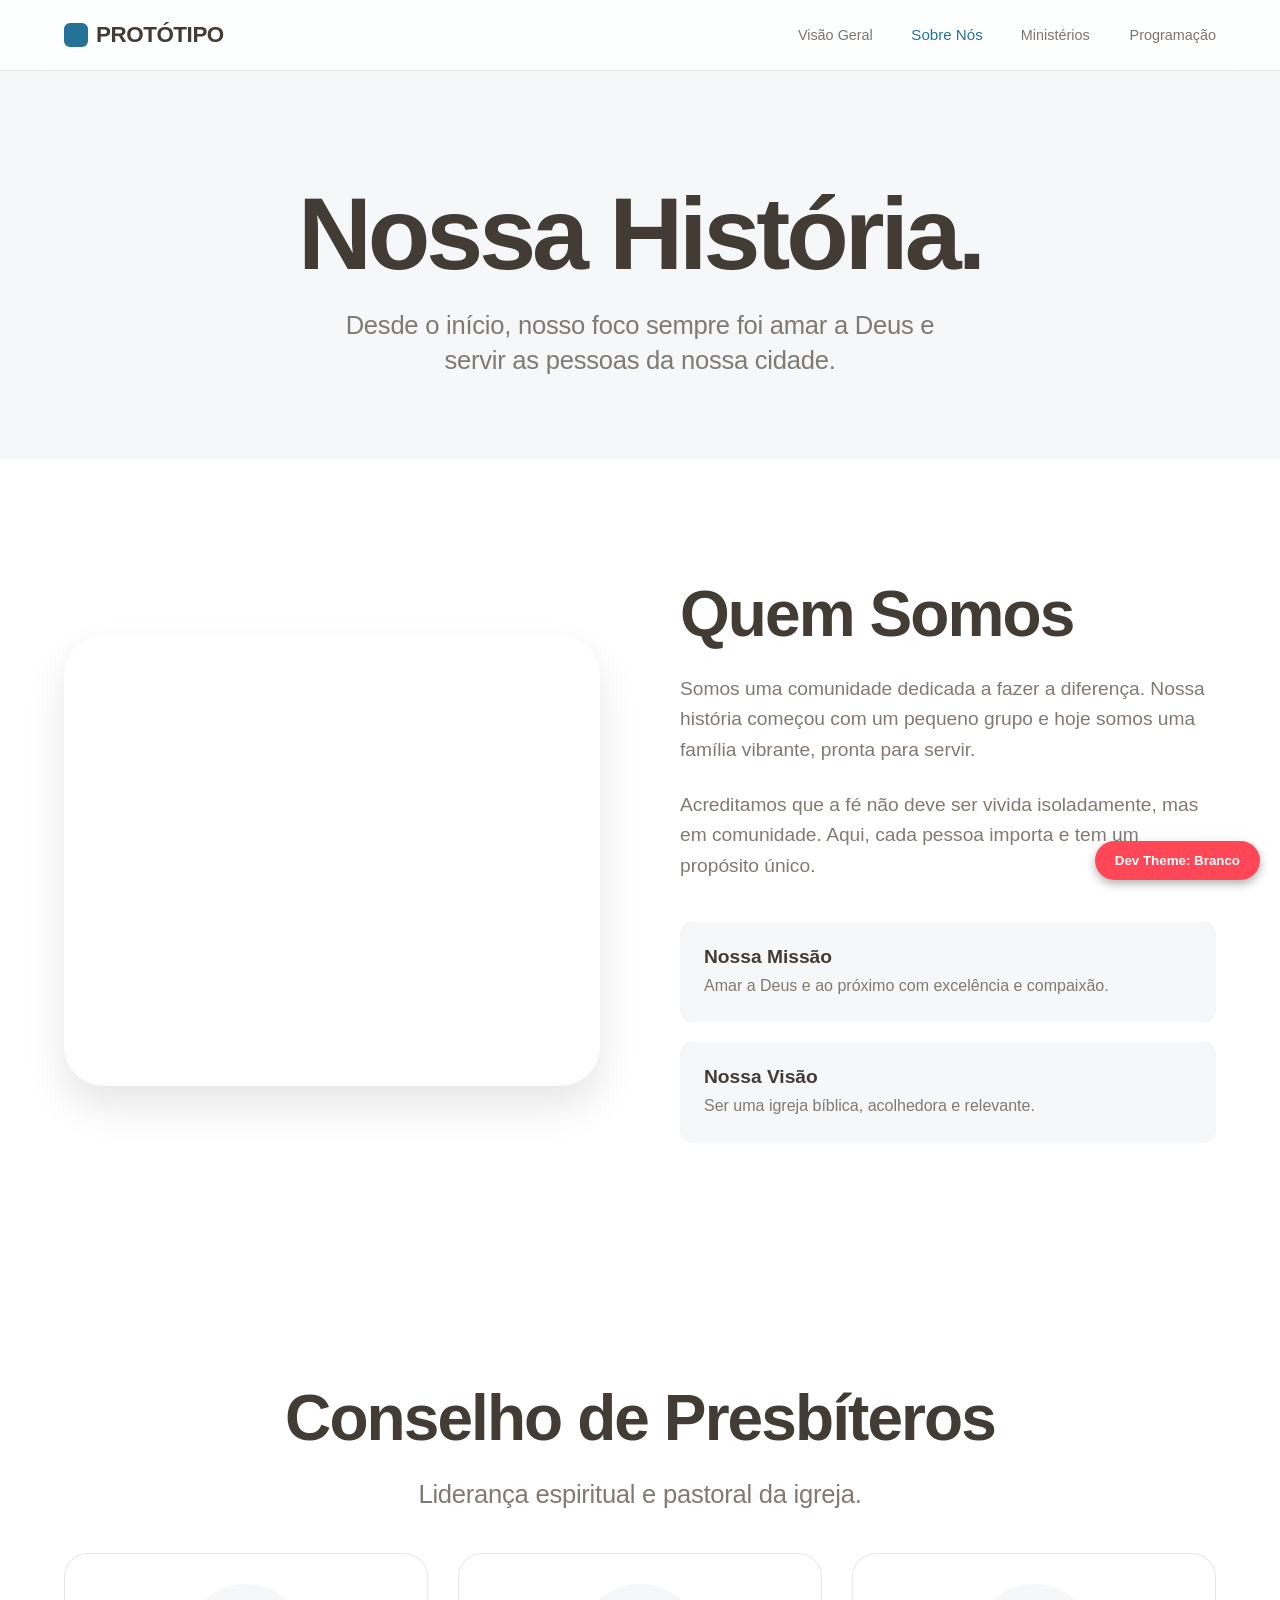
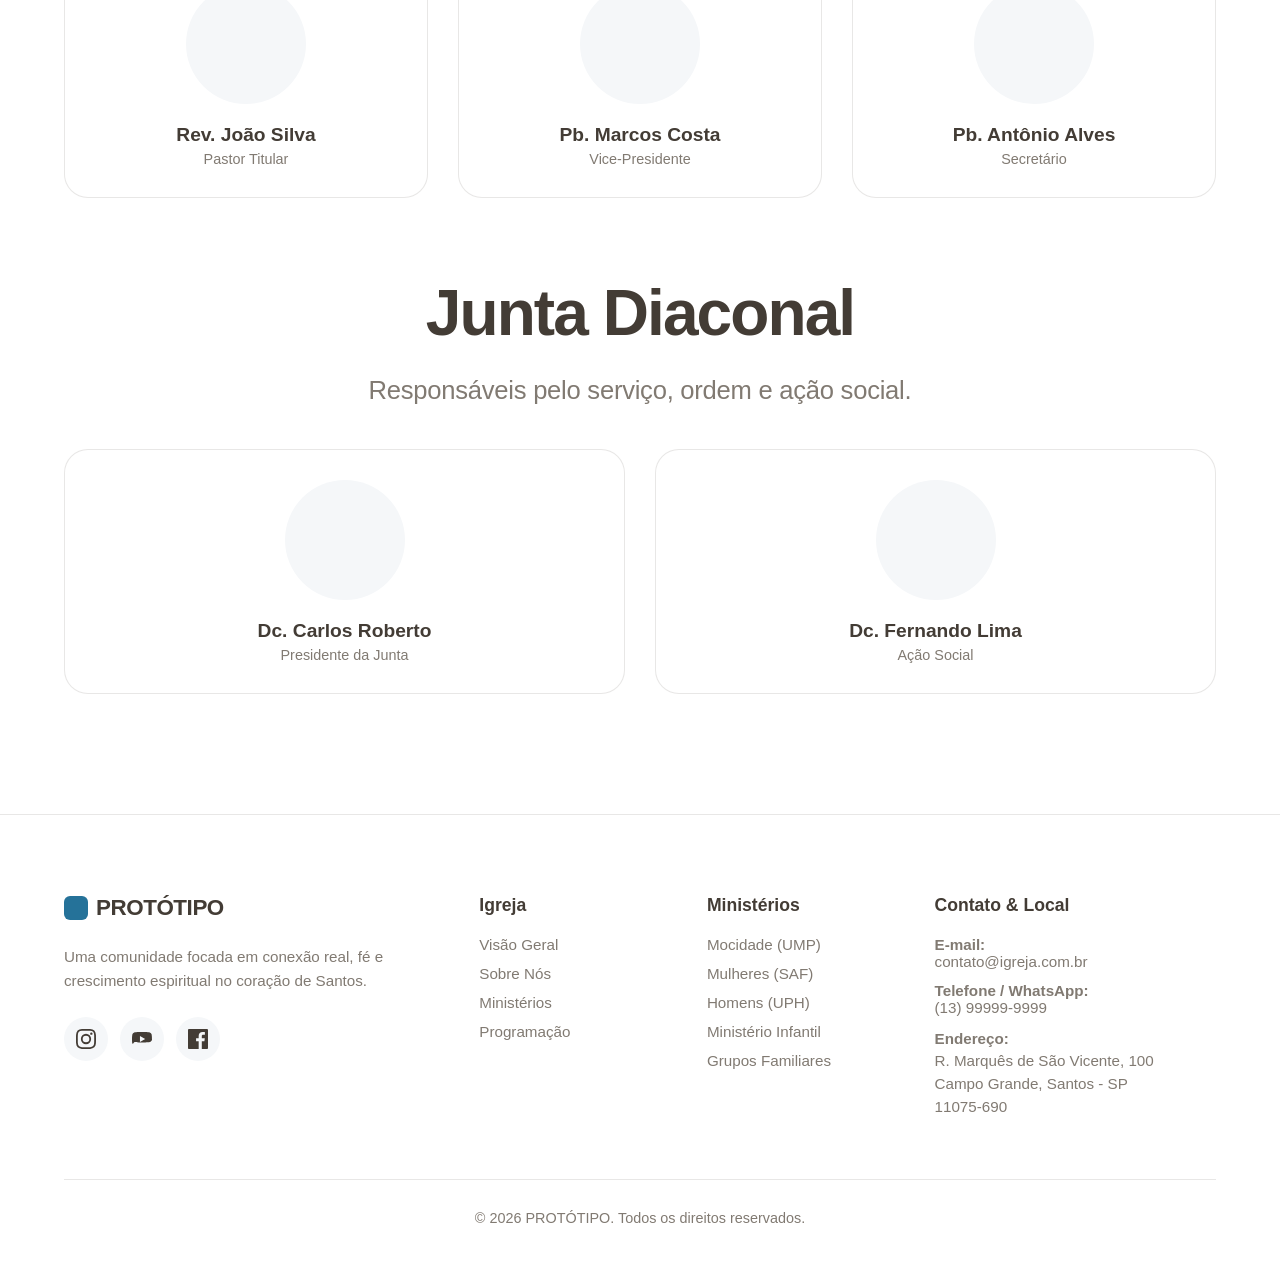
<file: sobre.html>
<!DOCTYPE html>
<html lang="pt-BR">
<head>
    <meta charset="UTF-8">
    <meta name="viewport" content="width=device-width, initial-scale=1.0">
    <title>Sobre Nós - PROTÓTIPO</title>
    <link rel="stylesheet" href="style.css">
</head>
<body>

    <header>
        <div class="container nav-container">
            <a href="index.html" class="logo"><div class="logo-box"></div> PROTÓTIPO</a>
            <nav class="nav-links">
                <a href="index.html">Visão Geral</a>
                <a href="sobre.html" class="active">Sobre Nós</a>
                <a href="ministerios.html">Ministérios</a>
                <a href="programacao.html">Programação</a>
            </nav>
            <button class="menu-btn">☰</button>
        </div>
    </header>

    <div class="page-header container reveal-up">
        <h1 class="title-hero">Nossa História.</h1>
        <p class="subtitle" style="max-width: 600px; margin: 20px auto 0;">Desde o início, nosso foco sempre foi amar a Deus e servir as pessoas da nossa cidade.</p>
    </div>

    <section class="section-pad" style="background: #fff;">
        <div class="container content-grid">
            
            <!-- Imagem de Destaque Adicionada -->
            <div class="reveal-scale" style="height: 450px; background-image: url('https://images.unsplash.com/photo-1438232992991-995b7058bbb3?w=800&q=80'); background-size: cover; background-position: center; border-radius: var(--radius-lg); box-shadow: 0 20px 40px rgba(0,0,0,0.1);">
            </div>

            <div class="text-block reveal-up">
                <h2 class="title-section">Quem Somos</h2>
                <p>Somos uma comunidade dedicada a fazer a diferença. Nossa história começou com um pequeno grupo e hoje somos uma família vibrante, pronta para servir.</p>
                <p>Acreditamos que a fé não deve ser vivida isoladamente, mas em comunidade. Aqui, cada pessoa importa e tem um propósito único.</p>
                
                <div style="margin-top: 40px; display: grid; gap: 20px;">
                    <div style="padding: 24px; background: var(--bg-page); border-radius: var(--radius-sm);">
                        <strong style="font-size: 1.2rem;">Nossa Missão</strong>
                        <p style="margin: 5px 0 0; font-size: 1rem;">Amar a Deus e ao próximo com excelência e compaixão.</p>
                    </div>
                    <div style="padding: 24px; background: var(--bg-page); border-radius: var(--radius-sm);">
                        <strong style="font-size: 1.2rem;">Nossa Visão</strong>
                        <p style="margin: 5px 0 0; font-size: 1rem;">Ser uma igreja bíblica, acolhedora e relevante.</p>
                    </div>
                </div>
            </div>
        </div>
    </section>

    <section class="section-pad" style="background: #fff;">
        <div class="container">
            <!-- CONSELHO DE PRESBÍTEROS -->
            <div class="reveal-up" style="margin-bottom: 80px;">
                <h2 class="title-section text-center" style="text-align: center;">Conselho de Presbíteros</h2>
                <p class="subtitle text-center" style="text-align: center;">Liderança espiritual e pastoral da igreja.</p>
                
                <div class="leadership-grid">
                    <!-- CARTÃO DE LÍDER -->
                    <div class="leader-card reveal-up">
                        <div class="leader-avatar" style="background-image:url('https://images.unsplash.com/photo-1472099645785-5658abf4ff4e?w=200&q=80'); background-size:cover;"></div>
                        <h4>Rev. João Silva</h4>
                        <p>Pastor Titular</p>
                    </div>
                    <div class="leader-card reveal-up" style="transition-delay: 0.1s;">
                        <div class="leader-avatar" style="background-image:url('https://images.unsplash.com/photo-1500648767791-00dcc994a43e?w=200&q=80'); background-size:cover;"></div>
                        <h4>Pb. Marcos Costa</h4>
                        <p>Vice-Presidente</p>
                    </div>
                    <div class="leader-card reveal-up" style="transition-delay: 0.2s;">
                        <div class="leader-avatar" style="background-image:url('https://images.unsplash.com/photo-1507003211169-0a1dd7228f2d?w=200&q=80'); background-size:cover;"></div>
                        <h4>Pb. Antônio Alves</h4>
                        <p>Secretário</p>
                    </div>
                </div>
            </div>

            <!-- JUNTA DIACONAL -->
            <div class="reveal-up">
                <h2 class="title-section text-center" style="text-align: center;">Junta Diaconal</h2>
                <p class="subtitle text-center" style="text-align: center;">Responsáveis pelo serviço, ordem e ação social.</p>
                
                <div class="leadership-grid">
                    <!-- CARTÃO DE DIÁCONO -->
                    <div class="leader-card reveal-up">
                        <div class="leader-avatar" style="background-image:url('https://images.unsplash.com/photo-1519085360753-af0119f7cbe7?w=200&q=80'); background-size:cover;"></div>
                        <h4>Dc. Carlos Roberto</h4>
                        <p>Presidente da Junta</p>
                    </div>
                    <div class="leader-card reveal-up" style="transition-delay: 0.1s;">
                        <div class="leader-avatar" style="background-image:url('https://images.unsplash.com/photo-1530268729831-4b0b9e170218?w=200&q=80'); background-size:cover;"></div>
                        <h4>Dc. Fernando Lima</h4>
                        <p>Ação Social</p>
                    </div>
                </div>
            </div>
        </div>
    </section>

    <!-- RODAPÉ -->
    <footer>
        <div class="container reveal-up">
            <div class="footer-grid">
                
                <!-- Coluna 1: Marca e Redes -->
                <div class="footer-brand">
                    <a href="index.html" class="logo" style="margin-bottom: 24px; display: inline-flex;">
                        <div class="logo-box"></div> PROTÓTIPO
                    </a>
                    <p style="color: var(--text-secondary); margin-bottom: 24px; line-height: 1.6; font-size: 0.95rem;">
                        Uma comunidade focada em conexão real, fé e crescimento espiritual no coração de Santos.
                    </p>
                    <div class="social-links">
                        <a href="#" aria-label="Instagram">
                            <svg viewBox="0 0 24 24"><path d="M12 2.163c3.204 0 3.584.012 4.85.07 3.252.148 4.771 1.691 4.919 4.919.058 1.265.069 1.645.069 4.849 0 3.205-.012 3.584-.069 4.849-.149 3.225-1.664 4.771-4.919 4.919-1.266.058-1.644.07-4.85.07-3.204 0-3.584-.012-4.849-.07-3.26-.149-4.771-1.699-4.919-4.92-.058-1.265-.07-1.644-.07-4.849 0-3.204.013-3.583.07-4.849.149-3.227 1.664-4.771 4.919-4.919 1.266-.057 1.645-.069 4.849-.069zM12 0C8.741 0 8.333.014 7.053.072 2.695.272.273 2.69.073 7.052.014 8.333 0 8.741 0 12c0 3.259.014 3.668.072 4.948.2 4.358 2.618 6.78 6.98 6.98C8.333 23.986 8.741 24 12 24c3.259 0 3.668-.014 4.948-.072 4.354-.2 6.782-2.618 6.979-6.98.059-1.28.073-1.689.073-4.948 0-3.259-.014-3.667-.072-4.947-.196-4.354-2.617-6.78-6.979-6.98C15.668.014 15.259 0 12 0zm0 5.838a6.162 6.162 0 100 12.324 6.162 6.162 0 000-12.324zM12 16a4 4 0 110-8 4 4 0 010 8zm6.406-11.845a1.44 1.44 0 100 2.881 1.44 1.44 0 000-2.881z"/></svg>
                        </a>
                        <a href="#" aria-label="YouTube">
                            <svg viewBox="0 0 24 24"><path d="M23.498 6.186a3.016 3.016 0 0 0-2.122-2.136C19.505 3.5 12 3.5 12 3.5s-7.505 0-9.377.55a3.016 3.016 0 0 0-2.122 2.136C0 8.07 0 12 0 12s0 3.93.502 5.814a3.016 3.016 0 0 0 2.122-2.136c1.871.55 9.376.55 9.376.55s7.505 0 9.377-.55a3.016 3.016 0 0 0 2.122-2.136C24 15.93 24 12 24 12s0-3.93-.502-5.814zM9.545 15.568V8.432L15.818 12l-6.273 3.568z"/></svg>
                        </a>
                        <a href="#" aria-label="Facebook">
                            <svg viewBox="0 0 24 24"><path d="M22.675 0H1.325C.593 0 0 .593 0 1.325v21.351C0 23.407.593 24 1.325 24H12.82v-9.294H9.692v-3.622h3.128V8.413c0-3.1 1.893-4.788 4.659-4.788 1.325 0 2.463.099 2.795.143v3.24l-1.918.001c-1.504 0-1.795.715-1.795 1.763v2.313h3.587l-.467 3.622h-3.12V24h6.116c.73 0 1.323-.593 1.323-1.325V1.325C24 .593 23.407 0 22.675 0z"/></svg>
                        </a>
                    </div>
                </div>

                <!-- Coluna 2 -->
                <div>
                    <h4 style="margin-bottom: 20px; font-size: 1.1rem;">Igreja</h4>
                    <a href="index.html" class="footer-link">Visão Geral</a>
                    <a href="sobre.html" class="footer-link">Sobre Nós</a>
                    <a href="ministerios.html" class="footer-link">Ministérios</a>
                    <a href="programacao.html" class="footer-link">Programação</a>
                </div>

                <!-- Coluna 3 -->
                <div>
                    <h4 style="margin-bottom: 20px; font-size: 1.1rem;">Ministérios</h4>
                    <a href="ministerios.html" class="footer-link">Mocidade (UMP)</a>
                    <a href="ministerios.html" class="footer-link">Mulheres (SAF)</a>
                    <a href="ministerios.html" class="footer-link">Homens (UPH)</a>
                    <a href="ministerios.html" class="footer-link">Ministério Infantil</a>
                    <a href="ministerios.html" class="footer-link">Grupos Familiares</a>
                </div>

                <!-- Coluna 4 -->
                <div>
                    <h4 style="margin-bottom: 20px; font-size: 1.1rem;">Contato & Local</h4>
                    <p style="color: var(--text-secondary); margin-bottom: 12px; font-size: 0.95rem;">
                        <strong>E-mail:</strong><br>
                        contato@igreja.com.br
                    </p>
                    <p style="color: var(--text-secondary); margin-bottom: 12px; font-size: 0.95rem;">
                        <strong>Telefone / WhatsApp:</strong><br>
                        (13) 99999-9999
                    </p>
                    <p style="color: var(--text-secondary); font-size: 0.95rem; line-height: 1.5;">
                        <strong>Endereço:</strong><br>
                        R. Marquês de São Vicente, 100<br>Campo Grande, Santos - SP<br>11075-690
                    </p>
                </div>

            </div>

            <div style="text-align:center; color: var(--text-secondary); font-size: 0.9rem; border-top: 1px solid var(--border-color); padding-top: 30px;">
                &copy; 2026 PROTÓTIPO. Todos os direitos reservados.
            </div>
        </div>
    </footer>

    <!-- ========================================== -->
    <!-- DEV ONLY: BOTÃO DE TESTE DE TEMA (REMOVER ANTES DE PROD) -->
    <!-- ========================================== -->
    <button id="dev-theme-switcher" style="position: fixed; bottom: 20px; right: 20px; z-index: 99999; padding: 12px 20px; background: #ff4757; color: white; border: none; border-radius: 50px; font-weight: bold; cursor: pointer; box-shadow: 0 4px 10px rgba(0,0,0,0.3); font-family: var(--font-stack); transition: 0.3s;">
        Dev Theme: Branco
    </button>
    <!-- ========================================== -->

    <script src="script.js"></script>
</body>
</html>
</file>
<file: style.css>
/* ==========================================================================
   APPLE DESIGN SYSTEM & CORES DA IGREJA
   ========================================================================== */
:root {
    /* Paleta Oficial */
    --primary-color: #257299;  /* Azul Principal - Destaques, Botões e Links */
    --text-primary: #433c35;   /* Marrom/Escuro - Títulos e Textos Principais */
    --bg-card: #ffffff;        /* Branco - Fundo dos blocos e cartões */
    
    /* Tons de apoio baseados na paleta oficial */
    --bg-page: #f5f7f9;        /* Fundo da página (levemente cinza/azulado para o cartão branco flutuar) */
    --text-secondary: #817a72; /* Versão mais clara do tom escuro para leitura (Subtítulos) */
    --border-color: rgba(67, 60, 53, 0.12); /* Bordas translúcidas baseadas na cor escura */
    
    /* Curvas e Formas (Apple Style) */
    --radius-sm: 12px;
    --radius-md: 24px;
    --radius-lg: 40px;         /* Squircles Apple */
    
    --ease-apple: cubic-bezier(0.16, 1, 0.3, 1);
    --transition-slow: all 0.8s var(--ease-apple);
    --transition-fast: all 0.3s var(--ease-apple);

    --font-stack: -apple-system, BlinkMacSystemFont, "SF Pro Display", "Segoe UI", Roboto, Helvetica, Arial, sans-serif;
}

* { margin: 0; padding: 0; box-sizing: border-box; }
html { scroll-behavior: smooth; }
body { font-family: var(--font-stack); background: var(--bg-page); color: var(--text-primary); overflow-x: hidden; -webkit-font-smoothing: antialiased; }
a { text-decoration: none; color: inherit; }
ul { list-style: none; }

/* ==========================================================================
   LAYOUT & TIPOGRAFIA FLUIDA
   ========================================================================== */
.container { width: 100%; max-width: 1400px; margin: 0 auto; padding: 0 5%; }
.section-pad { padding: 120px 0; }
.page-header { padding: 180px 0 80px; text-align: center; }

.title-hero { font-size: clamp(3rem, 8vw, 7rem); font-weight: 700; letter-spacing: -0.04em; line-height: 1.05; }
.title-section { font-size: clamp(2.5rem, 5vw, 4rem); font-weight: 700; letter-spacing: -0.03em; line-height: 1.1; margin-bottom: 24px; }
.subtitle { font-size: clamp(1.2rem, 2vw, 1.8rem); color: var(--text-secondary); font-weight: 500; letter-spacing: -0.01em; line-height: 1.4; }

.content-grid { display: grid; grid-template-columns: 1fr 1fr; gap: 80px; align-items: center; }
.text-block p { font-size: 1.2rem; color: var(--text-secondary); margin-bottom: 24px; line-height: 1.6; }

/* ==========================================================================
   COMPONENTES GERAIS (Botões, Selos, Modais)
   ========================================================================== */
.btn { 
    display: inline-flex; align-items: center; justify-content: center;
    padding: 16px 32px; border-radius: 40px; font-size: 1rem; font-weight: 600;
    transition: var(--transition-fast); cursor: pointer; border: none;
}
/* Botão Principal usa o Azul da marca */
.btn-dark { background: var(--primary-color); color: var(--bg-card); }
.btn-dark:hover { transform: scale(1.03); box-shadow: 0 20px 40px rgba(37, 114, 153, 0.3); }

.btn-light { background: var(--bg-card); color: var(--text-primary); border: 1px solid var(--border-color); }
.btn-light:hover { background: var(--bg-page); transform: scale(1.03); }

/* Badges (Selos) em Azul */
.badge {
    display: inline-block;
    background-color: var(--primary-color) !important;
    color: var(--bg-card) !important;
    padding: 6px 14px;
    font-size: 0.85rem;
    border-radius: 20px;
    font-weight: 600;
    margin-bottom: 16px;
    line-height: 1;
    width: max-content;
}

/* Modais de Pop-up */
.modal-overlay {
    position: fixed; top: 0; left: 0; right: 0; bottom: 0;
    background: rgba(67, 60, 53, 0.4); /* Fundo escuro levemente no tom da marca */
    backdrop-filter: blur(8px); -webkit-backdrop-filter: blur(8px);
    z-index: 10000;
    display: flex; align-items: center; justify-content: center;
    opacity: 0; pointer-events: none;
    transition: var(--transition-fast);
    padding: 20px;
}
.modal-overlay.active { opacity: 1; pointer-events: all; }

.modal-box {
    background: var(--bg-card);
    width: 100%; max-width: 500px;
    padding: 40px; border-radius: var(--radius-md);
    box-shadow: 0 30px 60px rgba(0,0,0,0.15);
    position: relative;
    transform: scale(0.95) translateY(20px);
    transition: var(--transition-fast);
}
.modal-overlay.active .modal-box { transform: scale(1) translateY(0); }

.modal-close {
    position: absolute; top: 24px; right: 24px;
    background: var(--bg-page); border: none;
    width: 36px; height: 36px; border-radius: 50%;
    font-size: 1.2rem; cursor: pointer;
    display: flex; align-items: center; justify-content: center;
    color: var(--text-secondary); transition: 0.2s;
}
.modal-close:hover { background: var(--primary-color); color: var(--bg-card); }

.modal-content-area h3 { font-size: 2rem; margin-bottom: 16px; padding-right: 40px; color: var(--text-primary); }
.modal-content-area p { color: var(--text-secondary); font-size: 1.1rem; line-height: 1.6; margin-bottom: 16px; }

/* ==========================================================================
   CABEÇALHO (GLASSMORPHISM)
   ========================================================================== */
header { 
    position: fixed; top: 0; width: 100%; z-index: 9999; 
    background: rgba(255, 255, 255, 0.8); 
    backdrop-filter: blur(20px); -webkit-backdrop-filter: blur(20px);
    border-bottom: 1px solid var(--border-color);
    transition: var(--transition-fast);
}
.nav-container { display: flex; justify-content: space-between; align-items: center; height: 70px; }
.logo { font-size: 1.4rem; font-weight: 700; letter-spacing: -0.02em; display: flex; align-items: center; gap: 8px; color: var(--text-primary); }
.logo-box, .logo-icon { width: 24px; height: 24px; background: var(--primary-color); border-radius: 6px; }

.nav-links { display: flex; gap: 40px; }
.nav-links a { font-size: 0.9rem; font-weight: 500; color: var(--text-primary); opacity: 0.7; transition: var(--transition-fast); }
.nav-links a:hover, .nav-links a.active { color: var(--primary-color); opacity: 1; transform: scale(1.05); }
.menu-btn { display: none; background: none; border: none; font-size: 1.5rem; cursor: pointer; color: var(--text-primary); }

/* ==========================================================================
   MOTION DESIGN CLASSES
   ========================================================================== */
.reveal-up { opacity: 0; transform: translateY(60px); transition: var(--transition-slow); }
.reveal-up.active { opacity: 1; transform: translateY(0); }

.reveal-scale { opacity: 0; transform: scale(0.95); transition: var(--transition-slow); }
.reveal-scale.active { opacity: 1; transform: scale(1); }

/* ==========================================================================
   HERO SECTION (HOME)
   ========================================================================== */
.hero-section { padding-top: 150px; display: flex; flex-direction: column; align-items: center; text-align: center; }
.hero-text-area { max-width: 800px; margin: 0 auto 60px auto; padding: 0 24px; z-index: 2; position: relative; }

.hero-image-area {
    width: 90%; max-width: 1400px; height: 60vh; min-height: 400px;
    background-color: var(--bg-page); border-radius: var(--radius-lg);
    margin: 0 auto 60px auto;
    background-size: cover; background-position: center;
    box-shadow: 0 20px 40px rgba(0,0,0,0.1); z-index: 1;
}

/* ==========================================================================
   BENTO GRID (Design Apple de Mosaico - HOME)
   ========================================================================== */
.bento-grid { display: grid; grid-template-columns: repeat(4, 1fr); grid-template-rows: repeat(2, 350px); gap: 24px; margin-top: 60px; }

.bento-item { 
    background: var(--bg-card); border-radius: var(--radius-lg); 
    display: flex; flex-direction: column; 
    box-shadow: 0 4px 20px rgba(0,0,0,0.03); border: 1px solid var(--border-color);
    transition: var(--transition-fast); overflow: hidden; 
}
.bento-item:hover { transform: translateY(-8px) scale(1.01); box-shadow: 0 30px 60px rgba(67, 60, 53, 0.08); }

.span-2 { grid-column: span 2; }
.span-row-2 { grid-row: span 2; }

.bento-img { flex-grow: 1; min-height: 180px; width: 100%; background-size: cover !important; background-position: center !important; background-color: var(--bg-page); }
.bento-content { padding: 40px; z-index: 2; position: relative; }

/* Item escuro ganha o Azul Principal para destacar na tela */
.bento-item.dark { background: var(--primary-color); color: var(--bg-card); justify-content: center; }
.bento-item.dark .text-secondary { color: rgba(255,255,255,0.8); }

/* ==========================================================================
   MINISTÉRIOS
   ========================================================================== */
.ministry-grid { display: grid; grid-template-columns: repeat(auto-fit, minmax(340px, 1fr)); gap: 40px; margin-top: 40px; }
.ministry-card {
    background: var(--bg-card); border: 1px solid var(--border-color); border-radius: var(--radius-md);
    overflow: hidden; transition: var(--transition-slow); display: flex; flex-direction: column; cursor: pointer;
}
.ministry-card:hover { transform: translateY(-12px) scale(1.02); box-shadow: 0 30px 60px rgba(67, 60, 53, 0.1); }

.ministry-img { height: 280px; background: var(--bg-page); display: flex; align-items: center; justify-content: center; color: var(--text-secondary); font-size: 1.2rem; font-weight: 600; border-bottom: 1px solid var(--border-color); }
.ministry-info { padding: 40px; display: flex; flex-direction: column; flex-grow: 1; }
.ministry-info h3 { font-size: 1.8rem; letter-spacing: -0.02em; margin-bottom: 12px; }
.ministry-info p { color: var(--text-secondary); font-size: 1.1rem; line-height: 1.5; margin-bottom: 30px; flex-grow: 1; }

.btn-link { align-self: flex-start; font-weight: 600; font-size: 1.1rem; color: var(--primary-color); display: flex; align-items: center; gap: 8px; transition: gap 0.3s var(--ease-apple); }
.ministry-card:hover .btn-link { gap: 16px; }

/* ==========================================================================
   LIDERANÇA (Sobre Nós)
   ========================================================================== */
.leadership-grid { display: grid; grid-template-columns: repeat(auto-fit, minmax(250px, 1fr)); gap: 30px; margin-top: 40px; }
.leader-card { text-align: center; padding: 30px; background: var(--bg-card); border: 1px solid var(--border-color); border-radius: var(--radius-md); transition: var(--transition-fast); }
.leader-card:hover { transform: translateY(-5px); box-shadow: 0 20px 40px rgba(67, 60, 53, 0.08); }

.leader-avatar { width: 120px; height: 120px; border-radius: 50%; background: var(--bg-page); margin: 0 auto 20px; display: flex; align-items: center; justify-content: center; color: var(--text-secondary); }
.leader-card h4 { font-size: 1.2rem; margin-bottom: 5px; color: var(--text-primary); }
.leader-card p { color: var(--text-secondary); font-size: 0.9rem; margin-bottom: 0; }

/* ==========================================================================
   PROGRAMAÇÃO (Tela Dividida)
   ========================================================================== */
.split-layout { display: grid; grid-template-columns: 1fr 1fr; gap: 60px; align-items: start; }

.schedule-table { width: 100%; border-collapse: collapse; margin-top: 20px; }
.schedule-table tr { border-bottom: 1px solid var(--border-color); transition: var(--transition-fast); cursor: pointer; }
.schedule-table tr:hover { background: var(--bg-card); transform: scale(1.02); border-radius: var(--radius-sm); }
.compact-table td { padding: 20px 10px; }
.compact-table .day-cell { font-size: 1.2rem; font-weight: 700; width: 25%; color: var(--primary-color); }
.event-cell h4 { font-size: 1.2rem; margin-bottom: 8px; color: var(--text-primary); }
.event-cell p { color: var(--text-secondary); margin-bottom: 0; }

.compact-grid { display: flex; flex-direction: column; gap: 20px; }
.agenda-card { display: flex; background: var(--bg-card); border: 1px solid var(--border-color); border-radius: var(--radius-md); overflow: hidden; transition: var(--transition-fast); }
.agenda-card:hover { transform: translateY(-5px); box-shadow: 0 20px 40px rgba(67, 60, 53, 0.08); }

.agenda-card.compact { flex-direction: row; height: 140px; }
.agenda-card.compact .agenda-banner { width: 140px; height: 100%; background-size: cover; background-position: center; border-right: 1px solid var(--border-color); }
.agenda-card.compact .agenda-info { padding: 20px; display: flex; flex-direction: column; justify-content: center; flex: 1; }
.agenda-card.compact h3 { font-size: 1.2rem; margin-bottom: 5px; color: var(--text-primary); }
.agenda-card.compact p { font-size: 0.9rem; color: var(--text-secondary); margin-bottom: 0; }

/* ==========================================================================
   RODAPÉ E REDES SOCIAIS
   ========================================================================== */
footer { background: var(--bg-card); padding: 80px 0 40px; border-top: 1px solid var(--border-color); }
.footer-grid { display: grid; grid-template-columns: 2fr 1fr 1fr 1.5fr; gap: 40px; margin-bottom: 60px; }

.footer-link { 
    color: var(--text-secondary); display: block; margin-bottom: 12px; 
    transition: var(--transition-fast); font-size: 0.95rem; font-weight: 500;
}
.footer-link:hover { color: var(--primary-color); transform: translateX(6px); }

.social-links { display: flex; gap: 12px; margin-top: 24px; }
.social-links a {
    display: inline-flex; align-items: center; justify-content: center;
    width: 44px; height: 44px; background: var(--bg-page); color: var(--text-primary);
    border-radius: 50%; transition: var(--transition-fast);
}
.social-links a:hover {
    background: var(--primary-color); color: var(--bg-card); 
    transform: translateY(-4px); box-shadow: 0 10px 20px rgba(37, 114, 153, 0.2);
}
.social-links svg { width: 20px; height: 20px; fill: currentColor; }

/* ==========================================================================
   RESPONSIVIDADE
   ========================================================================== */
@media (max-width: 1024px) {
    .bento-grid { grid-template-columns: repeat(2, 1fr); grid-template-rows: auto; }
    .span-2 { grid-column: span 1; }
    .content-grid { grid-template-columns: 1fr; gap: 40px; }
    .footer-grid { grid-template-columns: 1fr 1fr; gap: 40px; }
}

@media (max-width: 900px) {
    .split-layout { grid-template-columns: 1fr; gap: 40px; }
    .agenda-card.compact { flex-direction: column; height: auto; }
    .agenda-card.compact .agenda-banner { width: 100%; height: 180px; border-right: none; border-bottom: 1px solid var(--border-color); }
}

@media (max-width: 768px) {
    .nav-links { 
        position: fixed; top: 70px; left: 0; width: 100%; height: 0; 
        background: rgba(255, 255, 255, 0.98); backdrop-filter: blur(20px);
        flex-direction: column; align-items: center; justify-content: center; gap: 30px;
        overflow: hidden; transition: var(--transition-slow); border-bottom: 1px solid var(--border-color);
    }
    .nav-links.mobile-active { height: calc(100vh - 70px); }
    .nav-links a { font-size: 1.5rem; }
    .menu-btn { display: block; }
    
    .bento-grid { grid-template-columns: 1fr; }
    .span-2, .span-row-2 { grid-column: span 1; grid-row: span 1; min-height: 300px; }
    
    .compact-table tr { display: flex; flex-direction: column; padding: 24px 0; }
    .compact-table .day-cell { width: 100%; padding-bottom: 10px; }

    .footer-grid { grid-template-columns: 1fr; gap: 30px; }
}

/* ==========================================================================
   DEV ONLY: TESTE DE TEMAS (REMOVER EM PRODUÇÃO)
   ========================================================================== */

/* -------------------------------------
   Tema Azul (Tudo Azul)
   ------------------------------------- */
body.theme-blue {
    --primary-color: #ffffff; 
    --text-primary: #ffffff;
    --bg-card: rgba(255, 255, 255, 0.1); 
    --bg-page: #257299; 
    --text-secondary: rgba(255, 255, 255, 0.7);
    --border-color: rgba(255, 255, 255, 0.2);
}

body.theme-blue header {
    background: rgba(37, 114, 153, 0.8) !important;
}

body.theme-blue .nav-links.mobile-active {
    background: rgba(37, 114, 153, 0.98) !important;
}

body.theme-blue .nav-links a:hover, 
body.theme-blue .nav-links a.active {
    opacity: 1; text-shadow: 0 0 10px rgba(255,255,255,0.5);
}

body.theme-blue section[style*="background"],
body.theme-blue footer {
    background: var(--bg-page) !important;
}

/* -------------------------------------
   Tema Intercalado (Alternando Seções)
   ------------------------------------- */
body.theme-interleaved section:nth-of-type(even),
body.theme-interleaved footer {
    --primary-color: #ffffff; 
    --text-primary: #ffffff;
    --bg-card: rgba(255, 255, 255, 0.1); 
    --bg-page: #257299; 
    --text-secondary: rgba(255, 255, 255, 0.7);
    --border-color: rgba(255, 255, 255, 0.2);
    background-color: var(--bg-page) !important;
    color: var(--text-primary);
}

body.theme-interleaved section:nth-of-type(even)[style*="background"] {
    background: var(--bg-page) !important;
}

/* -------------------------------------
   Correções de Contrastes para ambos os TEMAS DE DEV
   ------------------------------------- */

/* Botões padrão que não podem sumir */
body.theme-blue .btn-dark:not([style*="background"]),
body.theme-interleaved section:nth-of-type(even) .btn-dark:not([style*="background"]),
body.theme-interleaved footer .btn-dark:not([style*="background"]) {
    background: #ffffff !important;
    color: #257299 !important;
}

/* Badges (Selos) */
body.theme-blue .badge,
body.theme-interleaved section:nth-of-type(even) .badge {
    background: #ffffff !important;
    color: #257299 !important;
}

/* Card Escuro (Células no Mosaico) */
body.theme-blue .bento-item.dark,
body.theme-interleaved section:nth-of-type(even) .bento-item.dark {
    background: #ffffff !important;
    color: #257299 !important;
}
body.theme-blue .bento-item.dark .text-secondary,
body.theme-interleaved section:nth-of-type(even) .bento-item.dark .text-secondary {
    color: #257299 !important;
    opacity: 0.8;
}

/* Tabela de horários (dia da semana não pode sumir) */
body.theme-blue .compact-table .day-cell,
body.theme-interleaved section:nth-of-type(even) .compact-table .day-cell {
    color: #ffffff !important;
}

/* Box Glassmorphism em cima do Google Maps */
body.theme-blue .bento-item[style*="min-height"] div,
body.theme-interleaved section:nth-of-type(even) .bento-item[style*="min-height"] div {
    background: rgba(37, 114, 153, 0.9) !important;
    color: #ffffff !important;
}
body.theme-blue .bento-item[style*="min-height"] a,
body.theme-interleaved section:nth-of-type(even) .bento-item[style*="min-height"] a {
    color: #ffffff !important;
}

/* Modal Popup escurecido no azul */
body.theme-blue .modal-box {
    background: var(--bg-page);
    border: 1px solid var(--border-color);
}

/* Cartão de Grupos Familiares (Página Ministérios) */
body.theme-blue .ministry-card.span-2 {
    background: #ffffff !important;
    color: #257299 !important;
}
body.theme-blue .ministry-card.span-2 h3,
body.theme-blue .ministry-card.span-2 p,
body.theme-blue .ministry-card.span-2 span {
    color: #257299 !important;
}
body.theme-blue .ministry-card.span-2 .badge {
    background: #257299 !important;
    color: #ffffff !important;
}

/* Imagem Placeholder de Ação Social (Página Ministérios) */
body.theme-blue .ministry-img[style*="var(--primary-color)"] {
    background-color: rgba(255,255,255,0.2) !important;
    color: #ffffff !important;
}
</file>
